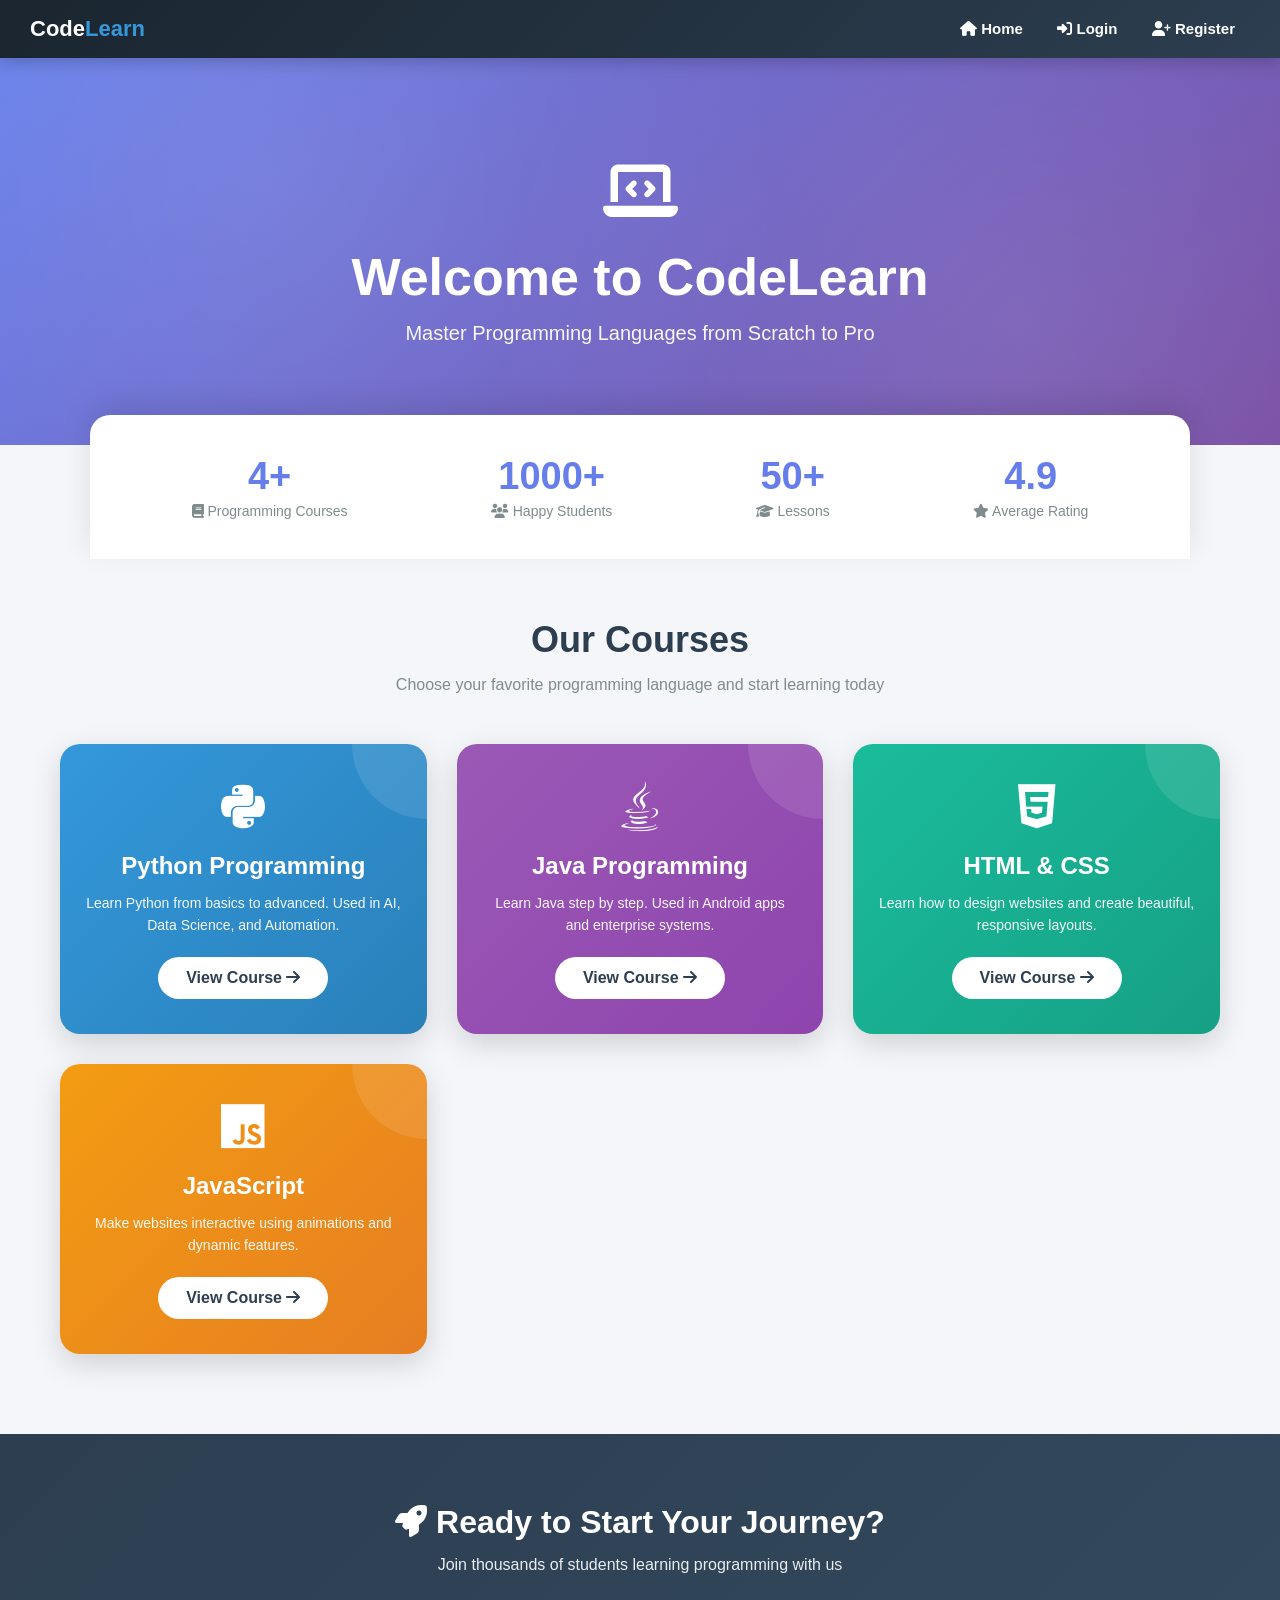
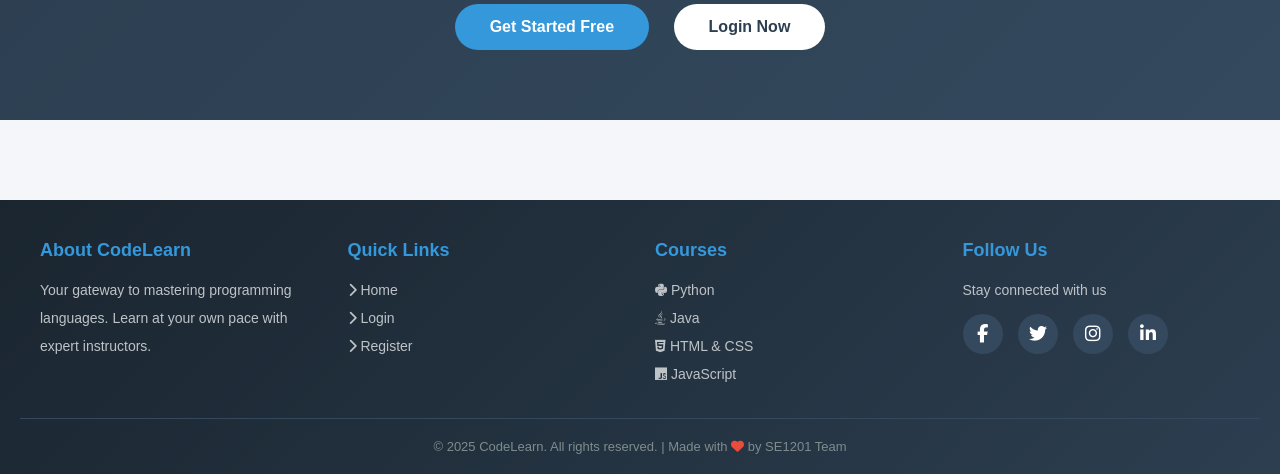
<file: index.html>
<!DOCTYPE html>
<html>
<head>
    <meta charset="UTF-8">
    <title>CodeLearn - Programming Courses</title>

    <!-- Font Awesome للأيقونات -->
    <link rel="stylesheet" href="https://cdnjs.cloudflare.com/ajax/libs/font-awesome/6.4.0/css/all.min.css">

    <!-- ملف الستايل المشترك -->
    <link rel="stylesheet" href="style.css">

    <style>
        /* ===== Hero Section ===== */
        .hero {
            background: linear-gradient(135deg, #667eea 0%, #764ba2 100%);
            color: white;
            text-align: center;
            padding: 100px 20px;
            position: relative;
            overflow: hidden;
        }

        .hero::before {
            content: '';
            position: absolute;
            top: 0; left: 0;
            width: 100%; height: 100%;
            background-image:
                radial-gradient(circle at 20% 30%, rgba(255,255,255,0.1) 0%, transparent 50%),
                radial-gradient(circle at 80% 70%, rgba(255,255,255,0.1) 0%, transparent 50%);
        }

        .hero h1 {
            font-size: 52px;
            margin-bottom: 15px;
            position: relative;
            animation: fadeInUp 1s ease-out;
        }

        .hero p {
            font-size: 20px;
            position: relative;
            animation: fadeInUp 1.2s ease-out;
            opacity: 0.95;
        }

        .hero .icon-floating {
            font-size: 60px;
            margin-bottom: 20px;
            animation: float 3s ease-in-out infinite;
        }

        /* ===== Stats Bar ===== */
        .stats-bar {
            background: white;
            padding: 30px;
            display: flex;
            justify-content: space-around;
            flex-wrap: wrap;
            box-shadow: 0 -10px 30px rgba(0,0,0,0.1);
            position: relative;
            margin-top: -30px;
            border-radius: 20px 20px 0 0;
            max-width: 1100px;
            margin-left: auto;
            margin-right: auto;
        }

        .stat-item {
            text-align: center;
            padding: 10px 20px;
        }

        .stat-item h2 {
            color: #667eea;
            font-size: 38px;
            margin-bottom: 5px;
        }

        .stat-item p {
            color: #7f8c8d;
            font-size: 14px;
        }

        /* ===== Container ===== */
        .container {
            max-width: 1200px;
            margin: 60px auto;
            padding: 0 20px;
        }

        .section-title {
            text-align: center;
            color: #2c3e50;
            font-size: 36px;
            margin-bottom: 15px;
        }

        .section-subtitle {
            text-align: center;
            color: #7f8c8d;
            margin-bottom: 50px;
            font-size: 16px;
        }

        /* ===== Courses Grid ===== */
        .courses {
            display: grid;
            grid-template-columns: repeat(auto-fit, minmax(280px, 1fr));
            gap: 30px;
        }

        .course-box {
            border-radius: 20px;
            color: white;
            padding: 35px 25px;
            text-align: center;
            box-shadow: 0 10px 30px rgba(0,0,0,0.15);
            transition: 0.4s;
            position: relative;
            overflow: hidden;
            animation: fadeInUp 0.8s ease-out;
        }

        .course-box::before {
            content: '';
            position: absolute;
            top: 0; right: 0;
            width: 150px; height: 150px;
            background: rgba(255,255,255,0.1);
            border-radius: 50%;
            transform: translate(50%, -50%);
        }

        .course-box:hover {
            transform: translateY(-10px);
            box-shadow: 0 15px 40px rgba(0,0,0,0.25);
        }

        .course-icon {
            font-size: 50px;
            margin-bottom: 15px;
            position: relative;
        }

        .course-box h2 {
            margin-bottom: 12px;
            font-size: 24px;
            position: relative;
        }

        .course-box p {
            font-size: 14px;
            line-height: 1.6;
            margin-bottom: 20px;
            opacity: 0.95;
            position: relative;
        }

        /* ===== Colors ===== */
        .python {
            background: linear-gradient(135deg, #3498db 0%, #2980b9 100%);
        }

        .java {
            background: linear-gradient(135deg, #9b59b6 0%, #8e44ad 100%);
        }

        .htmlcss {
            background: linear-gradient(135deg, #1abc9c 0%, #16a085 100%);
        }

        .javascript {
            background: linear-gradient(135deg, #f39c12 0%, #e67e22 100%);
        }

        /* ===== View Button ===== */
        .view-btn {
            display: inline-block;
            padding: 12px 28px;
            background: white;
            color: #2c3e50;
            border-radius: 30px;
            text-decoration: none;
            font-weight: bold;
            transition: 0.3s;
            position: relative;
        }

        .view-btn:hover {
            background: #2c3e50;
            color: white;
            transform: scale(1.05);
        }

        /* ===== CTA Section ===== */
        .cta {
            background: linear-gradient(135deg, #2c3e50 0%, #34495e 100%);
            color: white;
            text-align: center;
            padding: 70px 20px;
            margin-top: 80px;
        }

        .cta h2 {
            font-size: 32px;
            margin-bottom: 15px;
        }

        .cta p {
            margin-bottom: 30px;
            opacity: 0.9;
        }

        .cta-buttons a {
            display: inline-block;
            padding: 14px 35px;
            margin: 0 10px;
            border-radius: 30px;
            text-decoration: none;
            font-weight: bold;
            transition: 0.3s;
        }

        .btn-primary {
            background: #3498db;
            color: white;
        }

        .btn-primary:hover {
            background: #2c80b4;
            transform: translateY(-3px);
        }

        .btn-secondary {
            background: white;
            color: #2c3e50;
        }

        .btn-secondary:hover {
            transform: translateY(-3px);
        }
    </style>
</head>

<body>

    <!-- Navbar -->
    <div class="navbar">
        <a href="index.html" class="logo">Code<span>Learn</span></a>
        <div class="nav-links">
            <a href="index.html"><i class="fas fa-home"></i> Home</a>
            <a href="login.html"><i class="fas fa-sign-in-alt"></i> Login</a>
            <a href="register.html"><i class="fas fa-user-plus"></i> Register</a>
        </div>
    </div>

    <!-- Hero Section -->
    <div class="hero">
        <div class="icon-floating"><i class="fas fa-laptop-code"></i></div>
        <h1>Welcome to CodeLearn</h1>
        <p>Master Programming Languages from Scratch to Pro</p>
    </div>

    <!-- Stats Bar -->
    <div class="stats-bar">
        <div class="stat-item">
            <h2>4+</h2>
            <p><i class="fas fa-book"></i> Programming Courses</p>
        </div>
        <div class="stat-item">
            <h2>1000+</h2>
            <p><i class="fas fa-users"></i> Happy Students</p>
        </div>
        <div class="stat-item">
            <h2>50+</h2>
            <p><i class="fas fa-graduation-cap"></i> Lessons</p>
        </div>
        <div class="stat-item">
            <h2>4.9</h2>
            <p><i class="fas fa-star"></i> Average Rating</p>
        </div>
    </div>

    <!-- Courses Section -->
    <div class="container">
        <h2 class="section-title">Our Courses</h2>
        <p class="section-subtitle">Choose your favorite programming language and start learning today</p>

        <div class="courses">

            <!-- Python -->
            <div class="course-box python">
                <div class="course-icon"><i class="fab fa-python"></i></div>
                <h2>Python Programming</h2>
                <p>Learn Python from basics to advanced. Used in AI, Data Science, and Automation.</p>
                <a href="python.html" class="view-btn">View Course <i class="fas fa-arrow-right"></i></a>
            </div>

            <!-- Java -->
            <div class="course-box java">
                <div class="course-icon"><i class="fab fa-java"></i></div>
                <h2>Java Programming</h2>
                <p>Learn Java step by step. Used in Android apps and enterprise systems.</p>
                <a href="java.html" class="view-btn">View Course <i class="fas fa-arrow-right"></i></a>
            </div>

            <!-- HTML & CSS -->
            <div class="course-box htmlcss">
                <div class="course-icon"><i class="fab fa-html5"></i></div>
                <h2>HTML & CSS</h2>
                <p>Learn how to design websites and create beautiful, responsive layouts.</p>
                <a href="htmlcss.html" class="view-btn">View Course <i class="fas fa-arrow-right"></i></a>
            </div>

            <!-- JavaScript -->
            <div class="course-box javascript">
                <div class="course-icon"><i class="fab fa-js"></i></div>
                <h2>JavaScript</h2>
                <p>Make websites interactive using animations and dynamic features.</p>
                <a href="javascript.html" class="view-btn">View Course <i class="fas fa-arrow-right"></i></a>
            </div>

        </div>
    </div>

    <!-- Call to Action -->
    <div class="cta">
        <h2><i class="fas fa-rocket"></i> Ready to Start Your Journey?</h2>
        <p>Join thousands of students learning programming with us</p>
        <div class="cta-buttons">
            <a href="register.html" class="btn-primary">Get Started Free</a>
            <a href="login.html" class="btn-secondary">Login Now</a>
        </div>
    </div>

    <!-- Footer -->
    <div class="footer">
        <div class="footer-content">

            <div class="footer-section">
                <h3>About CodeLearn</h3>
                <p>Your gateway to mastering programming languages. Learn at your own pace with expert instructors.</p>
            </div>

            <div class="footer-section">
                <h3>Quick Links</h3>
                <a href="index.html"><i class="fas fa-chevron-right"></i> Home</a>
                <a href="login.html"><i class="fas fa-chevron-right"></i> Login</a>
                <a href="register.html"><i class="fas fa-chevron-right"></i> Register</a>
            </div>

            <div class="footer-section">
                <h3>Courses</h3>
                <a href="python.html"><i class="fab fa-python"></i> Python</a>
                <a href="java.html"><i class="fab fa-java"></i> Java</a>
                <a href="htmlcss.html"><i class="fab fa-html5"></i> HTML & CSS</a>
                <a href="javascript.html"><i class="fab fa-js"></i> JavaScript</a>
            </div>

            <div class="footer-section">
                <h3>Follow Us</h3>
                <p>Stay connected with us</p>
                <div class="social-icons">
                    <a href="#"><i class="fab fa-facebook-f"></i></a>
                    <a href="#"><i class="fab fa-twitter"></i></a>
                    <a href="#"><i class="fab fa-instagram"></i></a>
                    <a href="#"><i class="fab fa-linkedin-in"></i></a>
                </div>
            </div>

        </div>

        <div class="footer-bottom">
            <p>&copy; 2025 CodeLearn. All rights reserved. | Made with <i class="fas fa-heart" style="color:#e74c3c;"></i> by SE1201 Team</p>
        </div>
    </div>

</body>
</html>
</file>
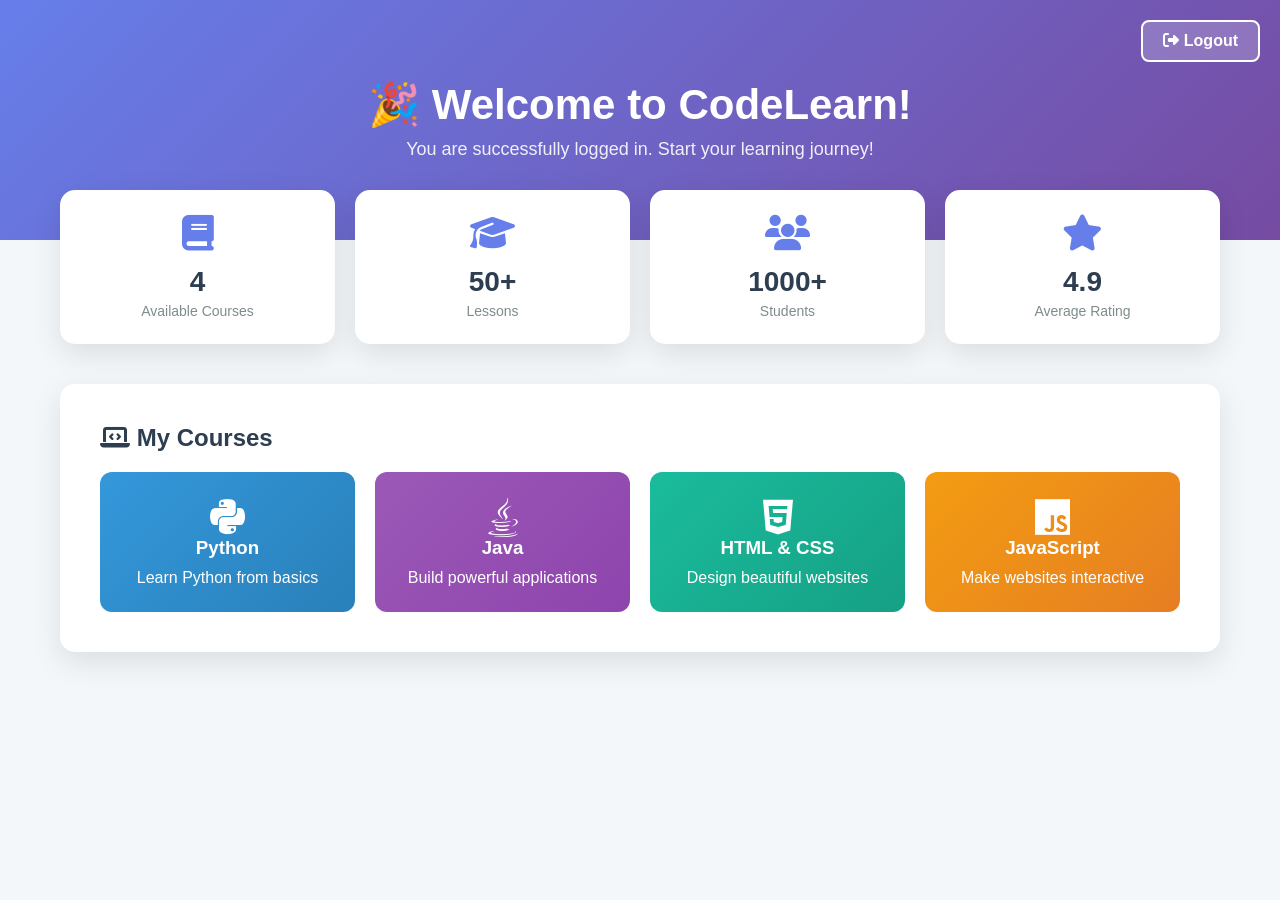
<file: dashboard.html>
<!DOCTYPE html>
<html>
<head>
    <meta charset="UTF-8">
    <title>Dashboard - CodeLearn</title>
    
    <link rel="stylesheet" href="https://cdnjs.cloudflare.com/ajax/libs/font-awesome/6.4.0/css/all.min.css">
    <link rel="stylesheet" href="style.css">

    <style>
        body {
            font-family: Arial, sans-serif;
            margin: 0;
            padding: 0;
            background: #f4f7fa;
        }

        .dashboard-hero {
            background: linear-gradient(135deg, #667eea 0%, #764ba2 100%);
            color: white;
            padding: 80px 20px;
            text-align: center;
        }

        .dashboard-hero h1 {
            font-size: 42px;
            margin-bottom: 10px;
        }

        .dashboard-hero p {
            font-size: 18px;
            opacity: 0.9;
        }

        .dashboard-container {
            max-width: 1200px;
            margin: -50px auto 40px;
            padding: 0 20px;
        }

        .stats-row {
            display: flex;
            gap: 20px;
            margin-bottom: 40px;
            flex-wrap: wrap;
        }

        .stat-card {
            flex: 1;
            min-width: 200px;
            background: white;
            padding: 25px;
            border-radius: 15px;
            box-shadow: 0 10px 30px rgba(0,0,0,0.1);
            text-align: center;
        }

        .stat-card i {
            font-size: 36px;
            color: #667eea;
            margin-bottom: 10px;
        }

        .stat-card h3 {
            font-size: 28px;
            color: #2c3e50;
            margin: 5px 0;
        }

        .stat-card p {
            color: #7f8c8d;
            font-size: 14px;
        }

        .courses-section {
            background: white;
            padding: 40px;
            border-radius: 15px;
            box-shadow: 0 10px 30px rgba(0,0,0,0.1);
        }

        .courses-section h2 {
            color: #2c3e50;
            margin-bottom: 20px;
        }

        .courses-grid {
            display: grid;
            grid-template-columns: repeat(auto-fit, minmax(250px, 1fr));
            gap: 20px;
        }

        .course-card {
            padding: 25px;
            border-radius: 12px;
            color: white;
            text-align: center;
            transition: 0.3s;
            cursor: pointer;
        }

        .course-card:hover {
            transform: translateY(-5px);
            box-shadow: 0 15px 30px rgba(0,0,0,0.2);
        }

        .course-card.python { background: linear-gradient(135deg, #3498db, #2980b9); }
        .course-card.java { background: linear-gradient(135deg, #9b59b6, #8e44ad); }
        .course-card.htmlcss { background: linear-gradient(135deg, #1abc9c, #16a085); }
        .course-card.javascript { background: linear-gradient(135deg, #f39c12, #e67e22); }

        .course-card h3 {
            margin-bottom: 10px;
        }

        .logout-btn {
            position: absolute;
            top: 20px;
            right: 20px;
            background: rgba(255,255,255,0.2);
            color: white;
            border: 2px solid white;
            padding: 10px 20px;
            border-radius: 8px;
            text-decoration: none;
            font-weight: bold;
            transition: 0.3s;
        }

        .logout-btn:hover {
            background: white;
            color: #667eea;
        }
    </style>
</head>

<body>

    <!-- Hero Section -->
    <div class="dashboard-hero">
        <a href="logout.php" class="logout-btn">
            <i class="fas fa-sign-out-alt"></i> Logout
        </a>
        <h1>🎉 Welcome to CodeLearn!</h1>
        <p>You are successfully logged in. Start your learning journey!</p>
    </div>

    <!-- Dashboard Content -->
    <div class="dashboard-container">

        <!-- Stats -->
        <div class="stats-row">
            <div class="stat-card">
                <i class="fas fa-book"></i>
                <h3>4</h3>
                <p>Available Courses</p>
            </div>
            <div class="stat-card">
                <i class="fas fa-graduation-cap"></i>
                <h3>50+</h3>
                <p>Lessons</p>
            </div>
            <div class="stat-card">
                <i class="fas fa-users"></i>
                <h3>1000+</h3>
                <p>Students</p>
            </div>
            <div class="stat-card">
                <i class="fas fa-star"></i>
                <h3>4.9</h3>
                <p>Average Rating</p>
            </div>
        </div>

        <!-- Courses -->
        <div class="courses-section">
            <h2><i class="fas fa-laptop-code"></i> My Courses</h2>
            <div class="courses-grid">
                
                <a href="python.html" class="course-card python" style="text-decoration:none;">
                    <i class="fab fa-python" style="font-size:40px;"></i>
                    <h3>Python</h3>
                    <p>Learn Python from basics</p>
                </a>

                <a href="java.html" class="course-card java" style="text-decoration:none;">
                    <i class="fab fa-java" style="font-size:40px;"></i>
                    <h3>Java</h3>
                    <p>Build powerful applications</p>
                </a>

                <a href="htmlcss.html" class="course-card htmlcss" style="text-decoration:none;">
                    <i class="fab fa-html5" style="font-size:40px;"></i>
                    <h3>HTML & CSS</h3>
                    <p>Design beautiful websites</p>
                </a>

                <a href="javascript.html" class="course-card javascript" style="text-decoration:none;">
                    <i class="fab fa-js" style="font-size:40px;"></i>
                    <h3>JavaScript</h3>
                    <p>Make websites interactive</p>
                </a>

            </div>
        </div>

    </div>

</body>
</html>
</file>
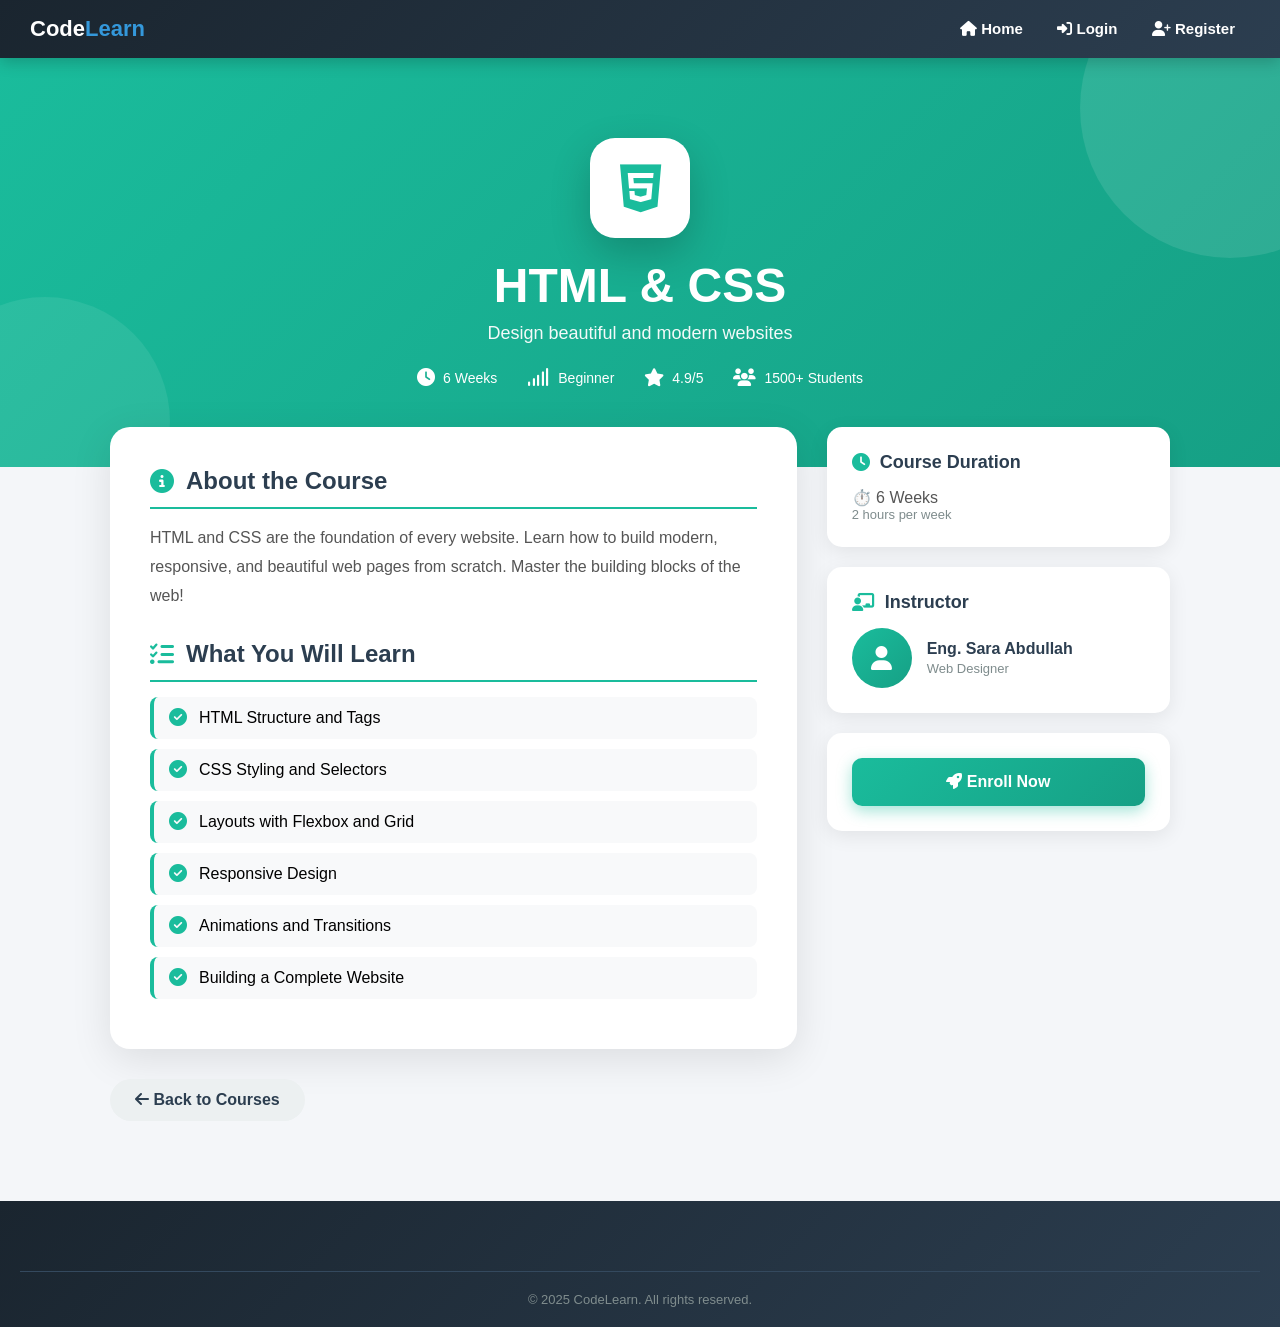
<file: htmlcss.html>
<!DOCTYPE html>
<html>
<head>
    <meta charset="UTF-8">
    <title>HTML & CSS Course - CodeLearn</title>

    <link rel="stylesheet" href="https://cdnjs.cloudflare.com/ajax/libs/font-awesome/6.4.0/css/all.min.css">
    <link rel="stylesheet" href="style.css">

    <style>
        .course-hero {
            background: linear-gradient(135deg, #1abc9c 0%, #16a085 100%);
            color: white; padding: 80px 20px;
            text-align: center; position: relative; overflow: hidden;
        }
        .course-hero::before {
            content: ''; position: absolute;
            width: 300px; height: 300px;
            background: rgba(255,255,255,0.1);
            border-radius: 50%; top: -100px; right: -100px;
        }
        .course-hero::after {
            content: ''; position: absolute;
            width: 250px; height: 250px;
            background: rgba(255,255,255,0.08);
            border-radius: 50%; bottom: -80px; left: -80px;
        }
        .hero-content { position: relative; z-index: 1; animation: fadeInUp 0.8s ease-out; }
        .course-icon-large {
            width: 100px; height: 100px;
            background: white; border-radius: 25px;
            display: inline-flex; align-items: center; justify-content: center;
            font-size: 55px; color: #1abc9c;
            margin-bottom: 20px;
            box-shadow: 0 15px 40px rgba(0,0,0,0.2);
        }
        .course-hero h1 { font-size: 48px; margin-bottom: 10px; }
        .course-hero p { font-size: 18px; opacity: 0.95; margin-bottom: 25px; }
        .course-meta { display: flex; justify-content: center; gap: 30px; flex-wrap: wrap; margin-top: 25px; }
        .meta-item { display: flex; align-items: center; gap: 8px; font-size: 14px; }
        .meta-item i { font-size: 18px; }

        .course-container { max-width: 1100px; margin: -40px auto 40px; padding: 0 20px; position: relative; z-index: 2; }
        .info-grid { display: grid; grid-template-columns: 2fr 1fr; gap: 30px; }
        @media (max-width: 768px) { .info-grid { grid-template-columns: 1fr; } }

        .main-content {
            background: white; padding: 40px;
            border-radius: 20px;
            box-shadow: 0 10px 40px rgba(0,0,0,0.1);
            animation: fadeInUp 0.7s ease-out;
        }
        .main-content h2 {
            color: #2c3e50; font-size: 24px; margin-bottom: 15px;
            display: flex; align-items: center; gap: 12px;
            padding-bottom: 12px; border-bottom: 2px solid #1abc9c;
        }
        .main-content h2 i { color: #1abc9c; }
        .main-content p { color: #555; line-height: 1.8; margin-bottom: 20px; }

        .topics-list { list-style: none; padding: 0; }
        .topics-list li {
            padding: 12px 15px; background: #f8f9fa;
            border-left: 4px solid #1abc9c;
            margin-bottom: 10px; border-radius: 8px;
            display: flex; align-items: center; gap: 12px;
            transition: 0.3s;
        }
        .topics-list li:hover { background: #e6f9f5; transform: translateX(5px); }
        .topics-list li i { color: #1abc9c; font-size: 18px; }

        .sidebar { display: flex; flex-direction: column; gap: 20px; }
        .sidebar-card {
            background: white; padding: 25px;
            border-radius: 15px;
            box-shadow: 0 5px 20px rgba(0,0,0,0.08);
            animation: fadeInUp 0.9s ease-out;
        }
        .sidebar-card h3 {
            color: #2c3e50; font-size: 18px;
            margin-bottom: 15px; display: flex;
            align-items: center; gap: 10px;
        }
        .sidebar-card h3 i { color: #1abc9c; }

        .instructor-info { display: flex; align-items: center; gap: 15px; }
        .instructor-avatar {
            width: 60px; height: 60px;
            background: linear-gradient(135deg, #1abc9c, #16a085);
            border-radius: 50%;
            display: flex; align-items: center; justify-content: center;
            color: white; font-size: 24px;
        }
        .instructor-info h4 { color: #2c3e50; margin-bottom: 3px; }
        .instructor-info p { color: #7f8c8d; font-size: 13px; }

        .enroll-btn-large {
            display: block; width: 100%; padding: 15px;
            background: linear-gradient(135deg, #1abc9c, #16a085);
            color: white; text-align: center;
            text-decoration: none; border-radius: 10px;
            font-weight: bold; font-size: 16px;
            transition: 0.3s;
            box-shadow: 0 5px 15px rgba(26, 188, 156, 0.4);
        }
        .enroll-btn-large:hover {
            transform: translateY(-3px);
            box-shadow: 0 10px 25px rgba(26, 188, 156, 0.5);
        }
        .back-btn {
            display: inline-block; margin-top: 30px;
            padding: 12px 25px; background: #ecf0f1;
            color: #2c3e50; text-decoration: none;
            border-radius: 25px; font-weight: bold;
            transition: 0.3s;
        }
        .back-btn:hover { background: #1abc9c; color: white; }
    </style>
</head>
<body>

    <div class="navbar">
        <a href="index.html" class="logo">Code<span>Learn</span></a>
        <div class="nav-links">
            <a href="index.html"><i class="fas fa-home"></i> Home</a>
            <a href="login.html"><i class="fas fa-sign-in-alt"></i> Login</a>
            <a href="register.html"><i class="fas fa-user-plus"></i> Register</a>
        </div>
    </div>

    <div class="course-hero">
        <div class="hero-content">
            <div class="course-icon-large"><i class="fab fa-html5"></i></div>
            <h1>HTML & CSS</h1>
            <p>Design beautiful and modern websites</p>
            <div class="course-meta">
                <div class="meta-item"><i class="fas fa-clock"></i> 6 Weeks</div>
                <div class="meta-item"><i class="fas fa-signal"></i> Beginner</div>
                <div class="meta-item"><i class="fas fa-star"></i> 4.9/5</div>
                <div class="meta-item"><i class="fas fa-users"></i> 1500+ Students</div>
            </div>
        </div>
    </div>

    <div class="course-container">
        <div class="info-grid">

            <div class="main-content">
                <h2><i class="fas fa-info-circle"></i> About the Course</h2>
                <p>
                    HTML and CSS are the foundation of every website. Learn how to
                    build modern, responsive, and beautiful web pages from scratch.
                    Master the building blocks of the web!
                </p>

                <h2 style="margin-top: 30px;"><i class="fas fa-list-check"></i> What You Will Learn</h2>
                <ul class="topics-list">
                    <li><i class="fas fa-check-circle"></i> HTML Structure and Tags</li>
                    <li><i class="fas fa-check-circle"></i> CSS Styling and Selectors</li>
                    <li><i class="fas fa-check-circle"></i> Layouts with Flexbox and Grid</li>
                    <li><i class="fas fa-check-circle"></i> Responsive Design</li>
                    <li><i class="fas fa-check-circle"></i> Animations and Transitions</li>
                    <li><i class="fas fa-check-circle"></i> Building a Complete Website</li>
                </ul>
            </div>

            <div class="sidebar">
                <div class="sidebar-card">
                    <h3><i class="fas fa-clock"></i> Course Duration</h3>
                    <p style="color:#555;">⏱️ 6 Weeks</p>
                    <p style="color:#7f8c8d; font-size:13px;">2 hours per week</p>
                </div>

                <div class="sidebar-card">
                    <h3><i class="fas fa-chalkboard-teacher"></i> Instructor</h3>
                    <div class="instructor-info">
                        <div class="instructor-avatar"><i class="fas fa-user"></i></div>
                        <div>
                            <h4>Eng. Sara Abdullah</h4>
                            <p>Web Designer</p>
                        </div>
                    </div>
                </div>

                <div class="sidebar-card">
                    <a href="register.html" class="enroll-btn-large">
                        <i class="fas fa-rocket"></i> Enroll Now
                    </a>
                </div>
            </div>

        </div>

        <a href="index.html" class="back-btn">
            <i class="fas fa-arrow-left"></i> Back to Courses
        </a>
    </div>

    <div class="footer">
        <div class="footer-bottom">
            <p>&copy; 2025 CodeLearn. All rights reserved.</p>
        </div>
    </div>

</body>
</html>
</file>
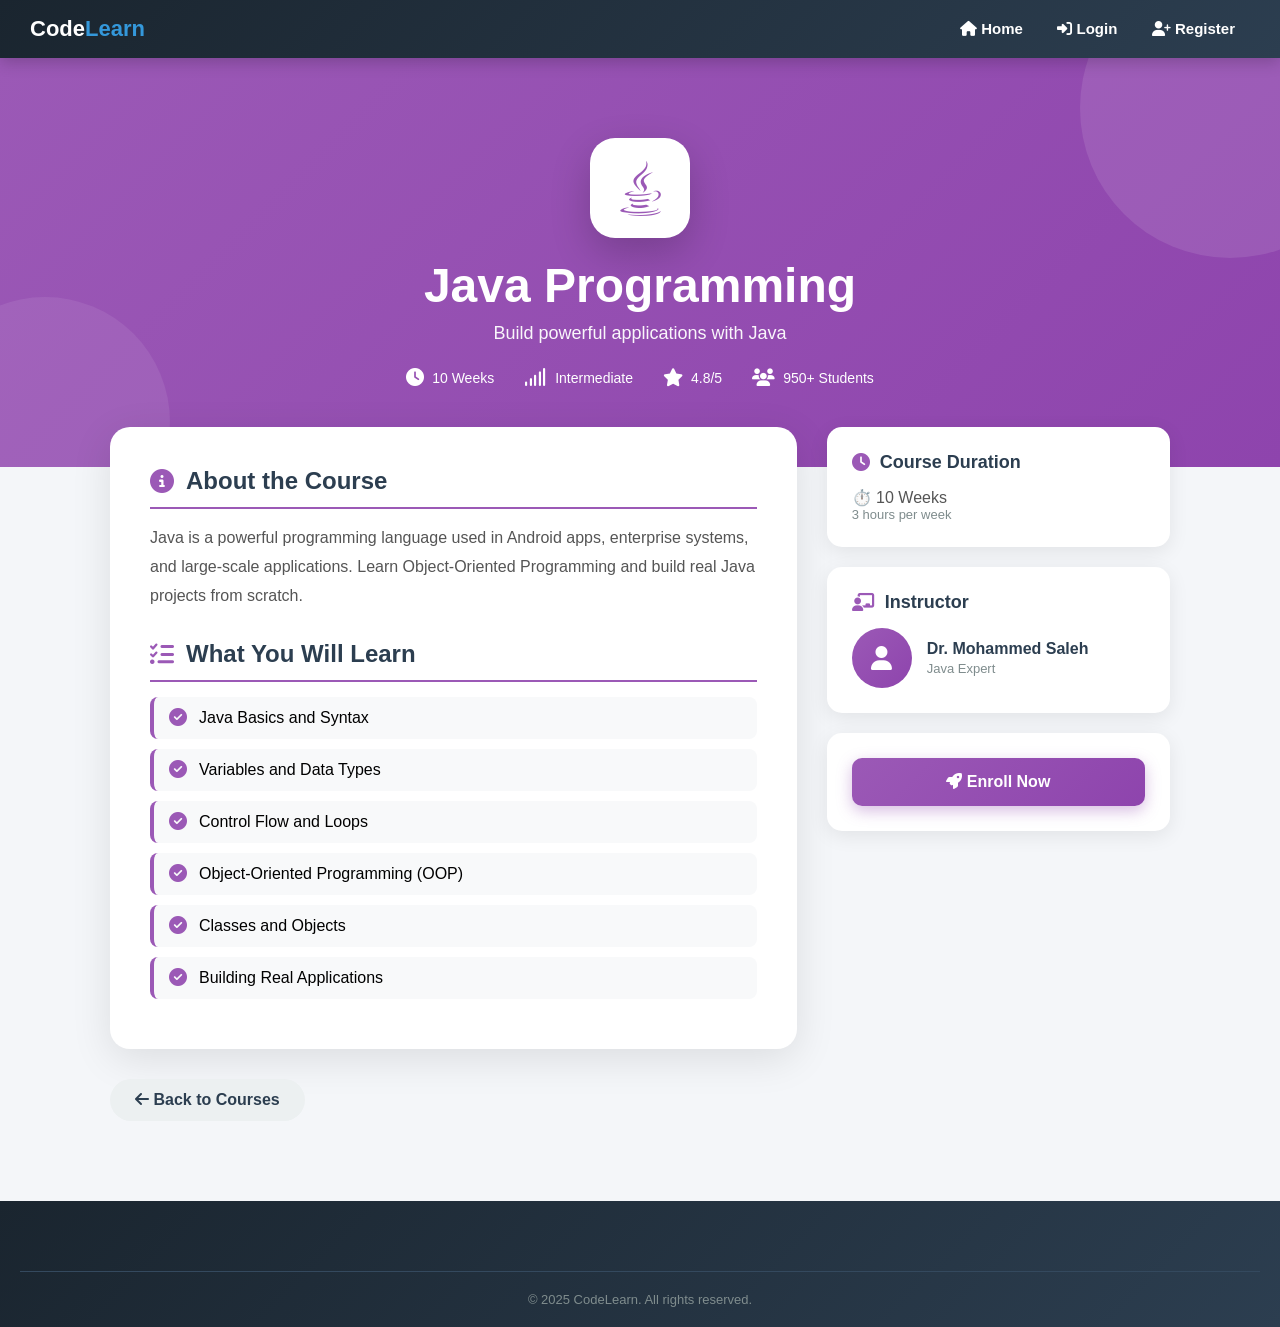
<file: java.html>
<!DOCTYPE html>
<html>
<head>
    <meta charset="UTF-8">
    <title>Java Course - CodeLearn</title>

    <link rel="stylesheet" href="https://cdnjs.cloudflare.com/ajax/libs/font-awesome/6.4.0/css/all.min.css">
    <link rel="stylesheet" href="style.css">

    <style>
        .course-hero {
            background: linear-gradient(135deg, #9b59b6 0%, #8e44ad 100%);
            color: white;
            padding: 80px 20px;
            text-align: center;
            position: relative;
            overflow: hidden;
        }
        .course-hero::before {
            content: ''; position: absolute;
            width: 300px; height: 300px;
            background: rgba(255,255,255,0.1);
            border-radius: 50%;
            top: -100px; right: -100px;
        }
        .course-hero::after {
            content: ''; position: absolute;
            width: 250px; height: 250px;
            background: rgba(255,255,255,0.08);
            border-radius: 50%;
            bottom: -80px; left: -80px;
        }
        .hero-content { position: relative; z-index: 1; animation: fadeInUp 0.8s ease-out; }
        .course-icon-large {
            width: 100px; height: 100px;
            background: white; border-radius: 25px;
            display: inline-flex; align-items: center; justify-content: center;
            font-size: 55px; color: #9b59b6;
            margin-bottom: 20px;
            box-shadow: 0 15px 40px rgba(0,0,0,0.2);
        }
        .course-hero h1 { font-size: 48px; margin-bottom: 10px; }
        .course-hero p { font-size: 18px; opacity: 0.95; margin-bottom: 25px; }
        .course-meta {
            display: flex; justify-content: center; gap: 30px;
            flex-wrap: wrap; margin-top: 25px;
        }
        .meta-item { display: flex; align-items: center; gap: 8px; font-size: 14px; }
        .meta-item i { font-size: 18px; }

        .course-container {
            max-width: 1100px; margin: -40px auto 40px;
            padding: 0 20px; position: relative; z-index: 2;
        }
        .info-grid { display: grid; grid-template-columns: 2fr 1fr; gap: 30px; }
        @media (max-width: 768px) { .info-grid { grid-template-columns: 1fr; } }

        .main-content {
            background: white; padding: 40px;
            border-radius: 20px;
            box-shadow: 0 10px 40px rgba(0,0,0,0.1);
            animation: fadeInUp 0.7s ease-out;
        }
        .main-content h2 {
            color: #2c3e50; font-size: 24px;
            margin-bottom: 15px; display: flex;
            align-items: center; gap: 12px;
            padding-bottom: 12px;
            border-bottom: 2px solid #9b59b6;
        }
        .main-content h2 i { color: #9b59b6; }
        .main-content p { color: #555; line-height: 1.8; margin-bottom: 20px; }

        .topics-list { list-style: none; padding: 0; }
        .topics-list li {
            padding: 12px 15px; background: #f8f9fa;
            border-left: 4px solid #9b59b6;
            margin-bottom: 10px; border-radius: 8px;
            display: flex; align-items: center; gap: 12px;
            transition: 0.3s;
        }
        .topics-list li:hover { background: #f4ebf7; transform: translateX(5px); }
        .topics-list li i { color: #9b59b6; font-size: 18px; }

        .sidebar { display: flex; flex-direction: column; gap: 20px; }
        .sidebar-card {
            background: white; padding: 25px;
            border-radius: 15px;
            box-shadow: 0 5px 20px rgba(0,0,0,0.08);
            animation: fadeInUp 0.9s ease-out;
        }
        .sidebar-card h3 {
            color: #2c3e50; font-size: 18px;
            margin-bottom: 15px; display: flex;
            align-items: center; gap: 10px;
        }
        .sidebar-card h3 i { color: #9b59b6; }

        .instructor-info { display: flex; align-items: center; gap: 15px; }
        .instructor-avatar {
            width: 60px; height: 60px;
            background: linear-gradient(135deg, #9b59b6, #8e44ad);
            border-radius: 50%;
            display: flex; align-items: center; justify-content: center;
            color: white; font-size: 24px;
        }
        .instructor-info h4 { color: #2c3e50; margin-bottom: 3px; }
        .instructor-info p { color: #7f8c8d; font-size: 13px; }

        .enroll-btn-large {
            display: block; width: 100%; padding: 15px;
            background: linear-gradient(135deg, #9b59b6, #8e44ad);
            color: white; text-align: center;
            text-decoration: none; border-radius: 10px;
            font-weight: bold; font-size: 16px;
            transition: 0.3s;
            box-shadow: 0 5px 15px rgba(155, 89, 182, 0.4);
        }
        .enroll-btn-large:hover {
            transform: translateY(-3px);
            box-shadow: 0 10px 25px rgba(155, 89, 182, 0.5);
        }
        .back-btn {
            display: inline-block; margin-top: 30px;
            padding: 12px 25px; background: #ecf0f1;
            color: #2c3e50; text-decoration: none;
            border-radius: 25px; font-weight: bold;
            transition: 0.3s;
        }
        .back-btn:hover { background: #9b59b6; color: white; }
    </style>
</head>
<body>

    <div class="navbar">
        <a href="index.html" class="logo">Code<span>Learn</span></a>
        <div class="nav-links">
            <a href="index.html"><i class="fas fa-home"></i> Home</a>
            <a href="login.html"><i class="fas fa-sign-in-alt"></i> Login</a>
            <a href="register.html"><i class="fas fa-user-plus"></i> Register</a>
        </div>
    </div>

    <div class="course-hero">
        <div class="hero-content">
            <div class="course-icon-large"><i class="fab fa-java"></i></div>
            <h1>Java Programming</h1>
            <p>Build powerful applications with Java</p>
            <div class="course-meta">
                <div class="meta-item"><i class="fas fa-clock"></i> 10 Weeks</div>
                <div class="meta-item"><i class="fas fa-signal"></i> Intermediate</div>
                <div class="meta-item"><i class="fas fa-star"></i> 4.8/5</div>
                <div class="meta-item"><i class="fas fa-users"></i> 950+ Students</div>
            </div>
        </div>
    </div>

    <div class="course-container">
        <div class="info-grid">

            <div class="main-content">
                <h2><i class="fas fa-info-circle"></i> About the Course</h2>
                <p>
                    Java is a powerful programming language used in Android apps,
                    enterprise systems, and large-scale applications. Learn Object-Oriented
                    Programming and build real Java projects from scratch.
                </p>

                <h2 style="margin-top: 30px;"><i class="fas fa-list-check"></i> What You Will Learn</h2>
                <ul class="topics-list">
                    <li><i class="fas fa-check-circle"></i> Java Basics and Syntax</li>
                    <li><i class="fas fa-check-circle"></i> Variables and Data Types</li>
                    <li><i class="fas fa-check-circle"></i> Control Flow and Loops</li>
                    <li><i class="fas fa-check-circle"></i> Object-Oriented Programming (OOP)</li>
                    <li><i class="fas fa-check-circle"></i> Classes and Objects</li>
                    <li><i class="fas fa-check-circle"></i> Building Real Applications</li>
                </ul>
            </div>

            <div class="sidebar">
                <div class="sidebar-card">
                    <h3><i class="fas fa-clock"></i> Course Duration</h3>
                    <p style="color:#555;">⏱️ 10 Weeks</p>
                    <p style="color:#7f8c8d; font-size:13px;">3 hours per week</p>
                </div>

                <div class="sidebar-card">
                    <h3><i class="fas fa-chalkboard-teacher"></i> Instructor</h3>
                    <div class="instructor-info">
                        <div class="instructor-avatar"><i class="fas fa-user"></i></div>
                        <div>
                            <h4>Dr. Mohammed Saleh</h4>
                            <p>Java Expert</p>
                        </div>
                    </div>
                </div>

                <div class="sidebar-card">
                    <a href="register.html" class="enroll-btn-large">
                        <i class="fas fa-rocket"></i> Enroll Now
                    </a>
                </div>
            </div>

        </div>

        <a href="index.html" class="back-btn">
            <i class="fas fa-arrow-left"></i> Back to Courses
        </a>
    </div>

    <div class="footer">
        <div class="footer-bottom">
            <p>&copy; 2025 CodeLearn. All rights reserved.</p>
        </div>
    </div>

</body>
</html>
</file>
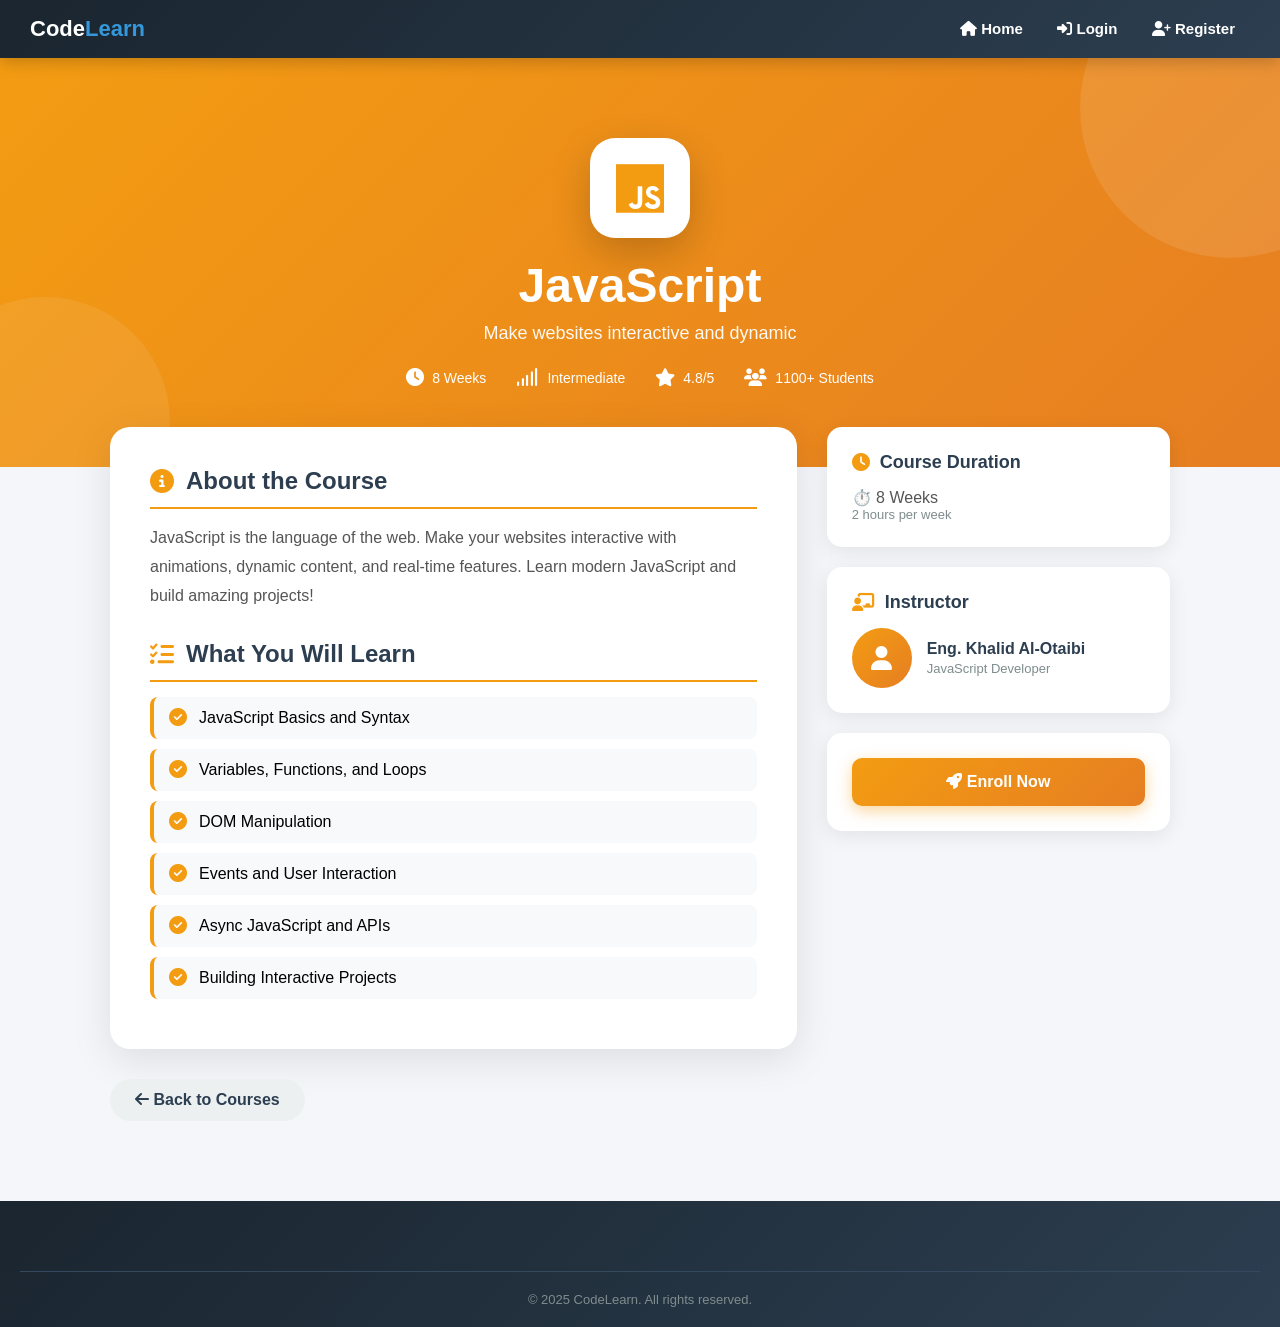
<file: javascript.html>
<!DOCTYPE html>
<html>
<head>
    <meta charset="UTF-8">
    <title>JavaScript Course - CodeLearn</title>

    <link rel="stylesheet" href="https://cdnjs.cloudflare.com/ajax/libs/font-awesome/6.4.0/css/all.min.css">
    <link rel="stylesheet" href="style.css">

    <style>
        .course-hero {
            background: linear-gradient(135deg, #f39c12 0%, #e67e22 100%);
            color: white; padding: 80px 20px;
            text-align: center; position: relative; overflow: hidden;
        }
        .course-hero::before {
            content: ''; position: absolute;
            width: 300px; height: 300px;
            background: rgba(255,255,255,0.1);
            border-radius: 50%; top: -100px; right: -100px;
        }
        .course-hero::after {
            content: ''; position: absolute;
            width: 250px; height: 250px;
            background: rgba(255,255,255,0.08);
            border-radius: 50%; bottom: -80px; left: -80px;
        }
        .hero-content { position: relative; z-index: 1; animation: fadeInUp 0.8s ease-out; }
        .course-icon-large {
            width: 100px; height: 100px;
            background: white; border-radius: 25px;
            display: inline-flex; align-items: center; justify-content: center;
            font-size: 55px; color: #f39c12;
            margin-bottom: 20px;
            box-shadow: 0 15px 40px rgba(0,0,0,0.2);
        }
        .course-hero h1 { font-size: 48px; margin-bottom: 10px; }
        .course-hero p { font-size: 18px; opacity: 0.95; margin-bottom: 25px; }
        .course-meta { display: flex; justify-content: center; gap: 30px; flex-wrap: wrap; margin-top: 25px; }
        .meta-item { display: flex; align-items: center; gap: 8px; font-size: 14px; }
        .meta-item i { font-size: 18px; }

        .course-container { max-width: 1100px; margin: -40px auto 40px; padding: 0 20px; position: relative; z-index: 2; }
        .info-grid { display: grid; grid-template-columns: 2fr 1fr; gap: 30px; }
        @media (max-width: 768px) { .info-grid { grid-template-columns: 1fr; } }

        .main-content {
            background: white; padding: 40px;
            border-radius: 20px;
            box-shadow: 0 10px 40px rgba(0,0,0,0.1);
            animation: fadeInUp 0.7s ease-out;
        }
        .main-content h2 {
            color: #2c3e50; font-size: 24px; margin-bottom: 15px;
            display: flex; align-items: center; gap: 12px;
            padding-bottom: 12px; border-bottom: 2px solid #f39c12;
        }
        .main-content h2 i { color: #f39c12; }
        .main-content p { color: #555; line-height: 1.8; margin-bottom: 20px; }

        .topics-list { list-style: none; padding: 0; }
        .topics-list li {
            padding: 12px 15px; background: #f8f9fa;
            border-left: 4px solid #f39c12;
            margin-bottom: 10px; border-radius: 8px;
            display: flex; align-items: center; gap: 12px;
            transition: 0.3s;
        }
        .topics-list li:hover { background: #fef5e7; transform: translateX(5px); }
        .topics-list li i { color: #f39c12; font-size: 18px; }

        .sidebar { display: flex; flex-direction: column; gap: 20px; }
        .sidebar-card {
            background: white; padding: 25px;
            border-radius: 15px;
            box-shadow: 0 5px 20px rgba(0,0,0,0.08);
            animation: fadeInUp 0.9s ease-out;
        }
        .sidebar-card h3 {
            color: #2c3e50; font-size: 18px;
            margin-bottom: 15px; display: flex;
            align-items: center; gap: 10px;
        }
        .sidebar-card h3 i { color: #f39c12; }

        .instructor-info { display: flex; align-items: center; gap: 15px; }
        .instructor-avatar {
            width: 60px; height: 60px;
            background: linear-gradient(135deg, #f39c12, #e67e22);
            border-radius: 50%;
            display: flex; align-items: center; justify-content: center;
            color: white; font-size: 24px;
        }
        .instructor-info h4 { color: #2c3e50; margin-bottom: 3px; }
        .instructor-info p { color: #7f8c8d; font-size: 13px; }

        .enroll-btn-large {
            display: block; width: 100%; padding: 15px;
            background: linear-gradient(135deg, #f39c12, #e67e22);
            color: white; text-align: center;
            text-decoration: none; border-radius: 10px;
            font-weight: bold; font-size: 16px;
            transition: 0.3s;
            box-shadow: 0 5px 15px rgba(243, 156, 18, 0.4);
        }
        .enroll-btn-large:hover {
            transform: translateY(-3px);
            box-shadow: 0 10px 25px rgba(243, 156, 18, 0.5);
        }
        .back-btn {
            display: inline-block; margin-top: 30px;
            padding: 12px 25px; background: #ecf0f1;
            color: #2c3e50; text-decoration: none;
            border-radius: 25px; font-weight: bold;
            transition: 0.3s;
        }
        .back-btn:hover { background: #f39c12; color: white; }
    </style>
</head>
<body>

    <div class="navbar">
        <a href="index.html" class="logo">Code<span>Learn</span></a>
        <div class="nav-links">
            <a href="index.html"><i class="fas fa-home"></i> Home</a>
            <a href="login.html"><i class="fas fa-sign-in-alt"></i> Login</a>
            <a href="register.html"><i class="fas fa-user-plus"></i> Register</a>
        </div>
    </div>

    <div class="course-hero">
        <div class="hero-content">
            <div class="course-icon-large"><i class="fab fa-js"></i></div>
            <h1>JavaScript</h1>
            <p>Make websites interactive and dynamic</p>
            <div class="course-meta">
                <div class="meta-item"><i class="fas fa-clock"></i> 8 Weeks</div>
                <div class="meta-item"><i class="fas fa-signal"></i> Intermediate</div>
                <div class="meta-item"><i class="fas fa-star"></i> 4.8/5</div>
                <div class="meta-item"><i class="fas fa-users"></i> 1100+ Students</div>
            </div>
        </div>
    </div>

    <div class="course-container">
        <div class="info-grid">

            <div class="main-content">
                <h2><i class="fas fa-info-circle"></i> About the Course</h2>
                <p>
                    JavaScript is the language of the web. Make your websites
                    interactive with animations, dynamic content, and real-time features.
                    Learn modern JavaScript and build amazing projects!
                </p>

                <h2 style="margin-top: 30px;"><i class="fas fa-list-check"></i> What You Will Learn</h2>
                <ul class="topics-list">
                    <li><i class="fas fa-check-circle"></i> JavaScript Basics and Syntax</li>
                    <li><i class="fas fa-check-circle"></i> Variables, Functions, and Loops</li>
                    <li><i class="fas fa-check-circle"></i> DOM Manipulation</li>
                    <li><i class="fas fa-check-circle"></i> Events and User Interaction</li>
                    <li><i class="fas fa-check-circle"></i> Async JavaScript and APIs</li>
                    <li><i class="fas fa-check-circle"></i> Building Interactive Projects</li>
                </ul>
            </div>

            <div class="sidebar">
                <div class="sidebar-card">
                    <h3><i class="fas fa-clock"></i> Course Duration</h3>
                    <p style="color:#555;">⏱️ 8 Weeks</p>
                    <p style="color:#7f8c8d; font-size:13px;">2 hours per week</p>
                </div>

                <div class="sidebar-card">
                    <h3><i class="fas fa-chalkboard-teacher"></i> Instructor</h3>
                    <div class="instructor-info">
                        <div class="instructor-avatar"><i class="fas fa-user"></i></div>
                        <div>
                            <h4>Eng. Khalid Al-Otaibi</h4>
                            <p>JavaScript Developer</p>
                        </div>
                    </div>
                </div>

                <div class="sidebar-card">
                    <a href="register.html" class="enroll-btn-large">
                        <i class="fas fa-rocket"></i> Enroll Now
                    </a>
                </div>
            </div>

        </div>

        <a href="index.html" class="back-btn">
            <i class="fas fa-arrow-left"></i> Back to Courses
        </a>
    </div>

    <div class="footer">
        <div class="footer-bottom">
            <p>&copy; 2025 CodeLearn. All rights reserved.</p>
        </div>
    </div>

</body>
</html>
</file>
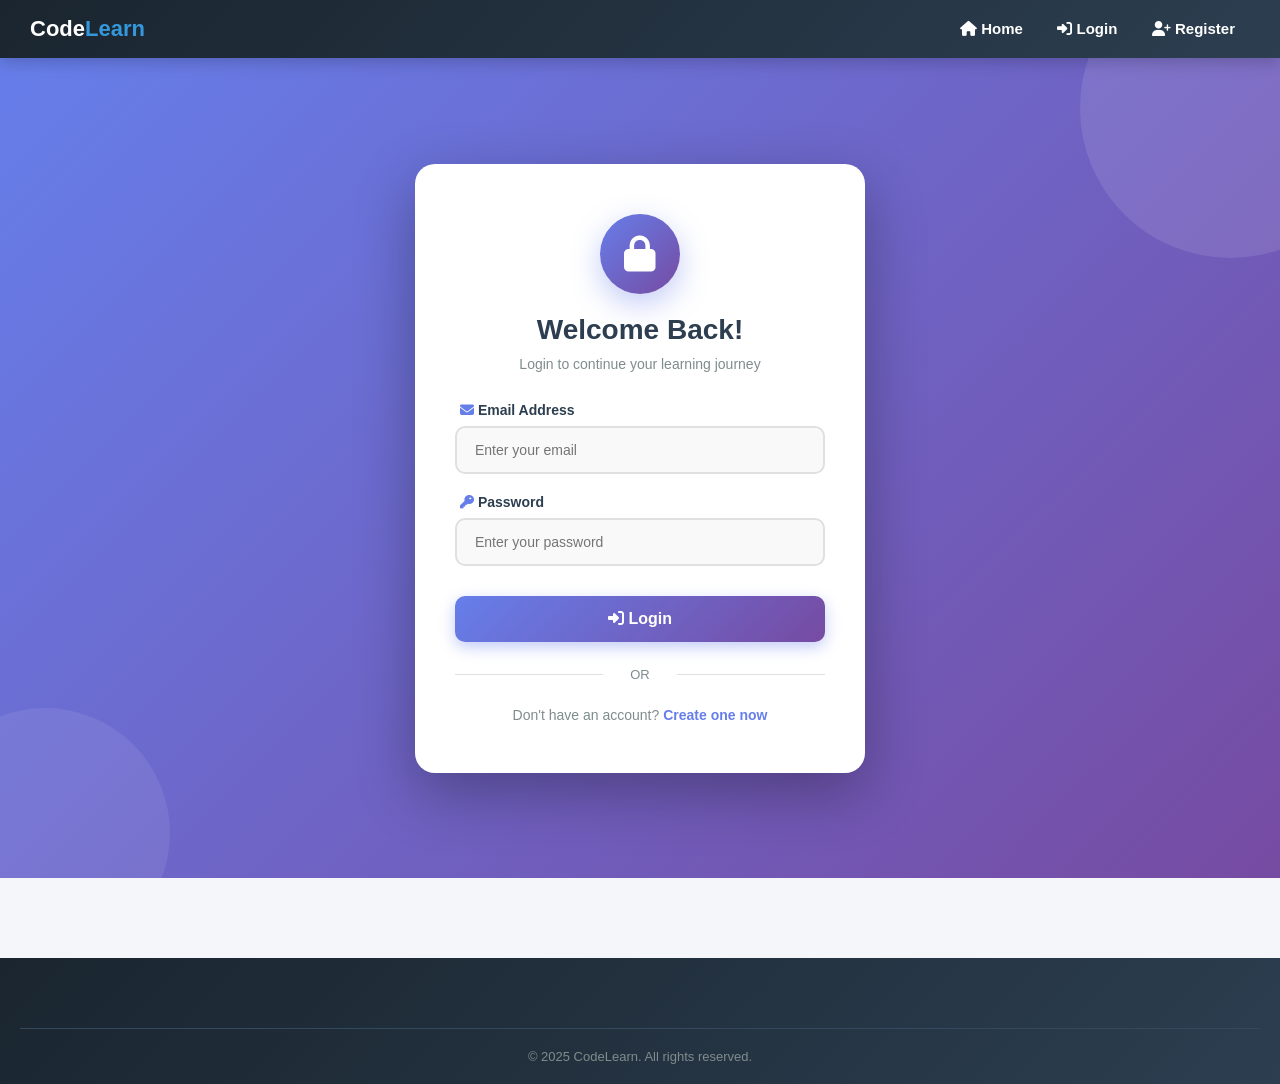
<file: login.html>
<!DOCTYPE html>
<html>
<head>
    <meta charset="UTF-8">
    <title>Login - CodeLearn</title>

    <!-- Font Awesome -->
    <link rel="stylesheet" href="https://cdnjs.cloudflare.com/ajax/libs/font-awesome/6.4.0/css/all.min.css">

    <!-- ملف الستايل المشترك -->
    <link rel="stylesheet" href="style.css">

    <style>
        /* Background Section */
        .auth-page {
            min-height: calc(100vh - 80px);
            background: linear-gradient(135deg, #667eea 0%, #764ba2 100%);
            display: flex;
            align-items: center;
            justify-content: center;
            padding: 40px 20px;
            position: relative;
            overflow: hidden;
        }

        .auth-page::before {
            content: '';
            position: absolute;
            width: 300px;
            height: 300px;
            background: rgba(255,255,255,0.1);
            border-radius: 50%;
            top: -100px;
            right: -100px;
        }

        .auth-page::after {
            content: '';
            position: absolute;
            width: 250px;
            height: 250px;
            background: rgba(255,255,255,0.08);
            border-radius: 50%;
            bottom: -80px;
            left: -80px;
        }

        /* Login Container */
        .auth-container {
            background: white;
            padding: 50px 40px;
            border-radius: 20px;
            box-shadow: 0 20px 60px rgba(0,0,0,0.3);
            width: 100%;
            max-width: 450px;
            position: relative;
            animation: fadeInUp 0.8s ease-out;
        }

        .auth-icon {
            width: 80px;
            height: 80px;
            background: linear-gradient(135deg, #667eea 0%, #764ba2 100%);
            border-radius: 50%;
            display: flex;
            align-items: center;
            justify-content: center;
            margin: 0 auto 20px;
            color: white;
            font-size: 36px;
            box-shadow: 0 10px 30px rgba(102, 126, 234, 0.4);
        }

        .auth-container h1 {
            text-align: center;
            color: #2c3e50;
            margin-bottom: 10px;
            font-size: 28px;
        }

        .auth-subtitle {
            text-align: center;
            color: #7f8c8d;
            margin-bottom: 30px;
            font-size: 14px;
        }

        /* Input Group */
        .input-group {
            margin-bottom: 20px;
            position: relative;
        }

        .input-group label {
            display: block;
            color: #2c3e50;
            font-weight: 600;
            margin-bottom: 8px;
            font-size: 14px;
        }

        .input-group label i {
            color: #667eea;
            margin-left: 5px;
        }

        .input-group input {
            width: 100%;
            padding: 14px 18px;
            border: 2px solid #e0e0e0;
            border-radius: 10px;
            font-size: 14px;
            transition: 0.3s;
            background: #f9f9f9;
        }

        .input-group input:focus {
            border-color: #667eea;
            background: white;
            outline: none;
            box-shadow: 0 0 0 4px rgba(102, 126, 234, 0.1);
        }

        /* Login Button */
        .auth-btn {
            width: 100%;
            padding: 14px;
            background: linear-gradient(135deg, #667eea 0%, #764ba2 100%);
            color: white;
            border: none;
            border-radius: 10px;
            font-size: 16px;
            font-weight: bold;
            margin-top: 10px;
            cursor: pointer;
            transition: 0.3s;
            box-shadow: 0 5px 15px rgba(102, 126, 234, 0.4);
        }

        .auth-btn:hover {
            transform: translateY(-2px);
            box-shadow: 0 8px 25px rgba(102, 126, 234, 0.5);
        }

        /* Divider */
        .divider {
            text-align: center;
            margin: 25px 0;
            position: relative;
            color: #7f8c8d;
            font-size: 13px;
        }

        .divider::before,
        .divider::after {
            content: '';
            position: absolute;
            top: 50%;
            width: 40%;
            height: 1px;
            background: #e0e0e0;
        }

        .divider::before { left: 0; }
        .divider::after { right: 0; }

        /* Register Link */
        .auth-link {
            text-align: center;
            color: #7f8c8d;
            font-size: 14px;
        }

        .auth-link a {
            color: #667eea;
            text-decoration: none;
            font-weight: bold;
        }

        .auth-link a:hover {
            text-decoration: underline;
        }
    </style>

    <script>
        // التحقق من البيانات قبل الإرسال للسيرفر
        function validateLogin() {
            const email = document.getElementById("email").value;
            const password = document.getElementById("password").value;

            if (email === "" || password === "") {
                alert("⚠️ Please fill in all fields!");
                return false;
            }

            if (!email.includes("@")) {
                alert("⚠️ Please enter a valid email!");
                return false;
            }

            // لو كل شي صح، الفورم يرسل البيانات لـ login.php
            return true;
        }
    </script>
</head>

<body>

    <!-- Navbar -->
    <div class="navbar">
        <a href="index.html" class="logo">Code<span>Learn</span></a>
        <div class="nav-links">
            <a href="index.html"><i class="fas fa-home"></i> Home</a>
            <a href="login.html"><i class="fas fa-sign-in-alt"></i> Login</a>
            <a href="register.html"><i class="fas fa-user-plus"></i> Register</a>
        </div>
    </div>

    <!-- Auth Page -->
    <div class="auth-page">

        <div class="auth-container">

            <div class="auth-icon">
                <i class="fas fa-lock"></i>
            </div>

            <h1>Welcome Back!</h1>
            <p class="auth-subtitle">Login to continue your learning journey</p>

            <!-- ✨ التعديل هنا: action="login.php" + method="POST" + onsubmit للتحقق -->
            <form action="login.php" method="POST" onsubmit="return validateLogin()">

                <div class="input-group">
                    <label><i class="fas fa-envelope"></i> Email Address</label>
                    <!-- ✨ أضفت name="email" عشان PHP يستقبل البيانات -->
                    <input type="email" id="email" name="email" placeholder="Enter your email">
                </div>

                <div class="input-group">
                    <label><i class="fas fa-key"></i> Password</label>
                    <!-- ✨ أضفت name="password" -->
                    <input type="password" id="password" name="password" placeholder="Enter your password">
                </div>

                <button type="submit" class="auth-btn">
                    <i class="fas fa-sign-in-alt"></i> Login
                </button>

            </form>

            <div class="divider">OR</div>

            <p class="auth-link">
                Don't have an account? <a href="register.html">Create one now</a>
            </p>

        </div>

    </div>

    <!-- Footer -->
    <div class="footer">
        <div class="footer-bottom">
            <p>&copy; 2025 CodeLearn. All rights reserved.</p>
        </div>
    </div>

</body>
</html>
</file>
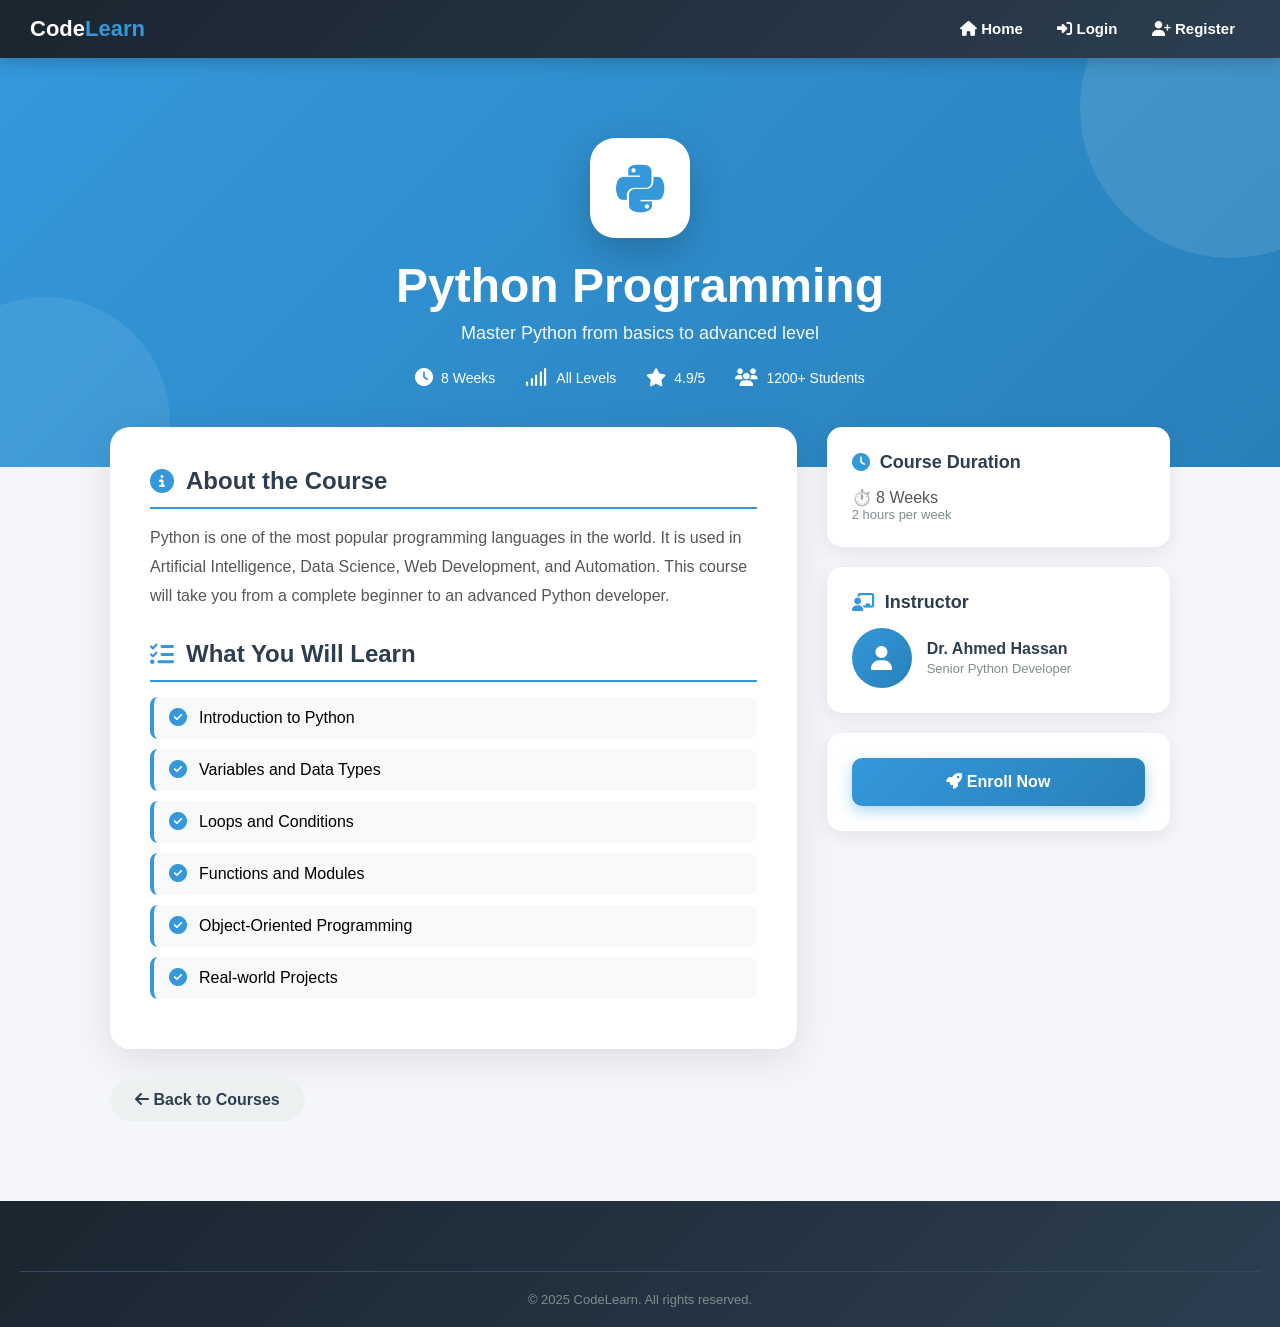
<file: python.html>
<!DOCTYPE html>
<html>
<head>
    <meta charset="UTF-8">
    <title>Python Course - CodeLearn</title>

    <link rel="stylesheet" href="https://cdnjs.cloudflare.com/ajax/libs/font-awesome/6.4.0/css/all.min.css">
    <link rel="stylesheet" href="style.css">

    <style>
        /* Hero */
        .course-hero {
            background: linear-gradient(135deg, #3498db 0%, #2980b9 100%);
            color: white;
            padding: 80px 20px;
            text-align: center;
            position: relative;
            overflow: hidden;
        }

        .course-hero::before {
            content: '';
            position: absolute;
            width: 300px;
            height: 300px;
            background: rgba(255,255,255,0.1);
            border-radius: 50%;
            top: -100px;
            right: -100px;
        }

        .course-hero::after {
            content: '';
            position: absolute;
            width: 250px;
            height: 250px;
            background: rgba(255,255,255,0.08);
            border-radius: 50%;
            bottom: -80px;
            left: -80px;
        }

        .hero-content {
            position: relative;
            z-index: 1;
            animation: fadeInUp 0.8s ease-out;
        }

        .course-icon-large {
            width: 100px;
            height: 100px;
            background: white;
            border-radius: 25px;
            display: inline-flex;
            align-items: center;
            justify-content: center;
            font-size: 55px;
            color: #3498db;
            margin-bottom: 20px;
            box-shadow: 0 15px 40px rgba(0,0,0,0.2);
        }

        .course-hero h1 {
            font-size: 48px;
            margin-bottom: 10px;
        }

        .course-hero p {
            font-size: 18px;
            opacity: 0.95;
            margin-bottom: 25px;
        }

        .course-meta {
            display: flex;
            justify-content: center;
            gap: 30px;
            flex-wrap: wrap;
            margin-top: 25px;
        }

        .meta-item {
            display: flex;
            align-items: center;
            gap: 8px;
            font-size: 14px;
        }

        .meta-item i {
            font-size: 18px;
        }

        /* Container */
        .course-container {
            max-width: 1100px;
            margin: -40px auto 40px;
            padding: 0 20px;
            position: relative;
            z-index: 2;
        }

        .info-grid {
            display: grid;
            grid-template-columns: 2fr 1fr;
            gap: 30px;
        }

        @media (max-width: 768px) {
            .info-grid {
                grid-template-columns: 1fr;
            }
        }

        /* Main Content */
        .main-content {
            background: white;
            padding: 40px;
            border-radius: 20px;
            box-shadow: 0 10px 40px rgba(0,0,0,0.1);
            animation: fadeInUp 0.7s ease-out;
        }

        .main-content h2 {
            color: #2c3e50;
            font-size: 24px;
            margin-bottom: 15px;
            display: flex;
            align-items: center;
            gap: 12px;
            padding-bottom: 12px;
            border-bottom: 2px solid #3498db;
        }

        .main-content h2 i {
            color: #3498db;
        }

        .main-content p {
            color: #555;
            line-height: 1.8;
            margin-bottom: 20px;
        }

        .topics-list {
            list-style: none;
            padding: 0;
        }

        .topics-list li {
            padding: 12px 15px;
            background: #f8f9fa;
            border-left: 4px solid #3498db;
            margin-bottom: 10px;
            border-radius: 8px;
            display: flex;
            align-items: center;
            gap: 12px;
            transition: 0.3s;
        }

        .topics-list li:hover {
            background: #e8f4fd;
            transform: translateX(5px);
        }

        .topics-list li i {
            color: #3498db;
            font-size: 18px;
        }

        /* Sidebar */
        .sidebar {
            display: flex;
            flex-direction: column;
            gap: 20px;
        }

        .sidebar-card {
            background: white;
            padding: 25px;
            border-radius: 15px;
            box-shadow: 0 5px 20px rgba(0,0,0,0.08);
            animation: fadeInUp 0.9s ease-out;
        }

        .sidebar-card h3 {
            color: #2c3e50;
            font-size: 18px;
            margin-bottom: 15px;
            display: flex;
            align-items: center;
            gap: 10px;
        }

        .sidebar-card h3 i {
            color: #3498db;
        }

        .instructor-info {
            display: flex;
            align-items: center;
            gap: 15px;
        }

        .instructor-avatar {
            width: 60px;
            height: 60px;
            background: linear-gradient(135deg, #3498db, #2980b9);
            border-radius: 50%;
            display: flex;
            align-items: center;
            justify-content: center;
            color: white;
            font-size: 24px;
        }

        .instructor-info h4 {
            color: #2c3e50;
            margin-bottom: 3px;
        }

        .instructor-info p {
            color: #7f8c8d;
            font-size: 13px;
        }

        .enroll-btn-large {
            display: block;
            width: 100%;
            padding: 15px;
            background: linear-gradient(135deg, #3498db, #2980b9);
            color: white;
            text-align: center;
            text-decoration: none;
            border-radius: 10px;
            font-weight: bold;
            font-size: 16px;
            transition: 0.3s;
            box-shadow: 0 5px 15px rgba(52, 152, 219, 0.4);
        }

        .enroll-btn-large:hover {
            transform: translateY(-3px);
            box-shadow: 0 10px 25px rgba(52, 152, 219, 0.5);
        }

        .back-btn {
            display: inline-block;
            margin-top: 30px;
            padding: 12px 25px;
            background: #ecf0f1;
            color: #2c3e50;
            text-decoration: none;
            border-radius: 25px;
            font-weight: bold;
            transition: 0.3s;
        }

        .back-btn:hover {
            background: #3498db;
            color: white;
        }
    </style>
</head>

<body>

    <!-- Navbar -->
    <div class="navbar">
        <a href="index.html" class="logo">Code<span>Learn</span></a>
        <div class="nav-links">
            <a href="index.html"><i class="fas fa-home"></i> Home</a>
            <a href="login.html"><i class="fas fa-sign-in-alt"></i> Login</a>
            <a href="register.html"><i class="fas fa-user-plus"></i> Register</a>
        </div>
    </div>

    <!-- Course Hero -->
    <div class="course-hero">
        <div class="hero-content">
            <div class="course-icon-large">
                <i class="fab fa-python"></i>
            </div>
            <h1>Python Programming</h1>
            <p>Master Python from basics to advanced level</p>

            <div class="course-meta">
                <div class="meta-item"><i class="fas fa-clock"></i> 8 Weeks</div>
                <div class="meta-item"><i class="fas fa-signal"></i> All Levels</div>
                <div class="meta-item"><i class="fas fa-star"></i> 4.9/5</div>
                <div class="meta-item"><i class="fas fa-users"></i> 1200+ Students</div>
            </div>
        </div>
    </div>

    <!-- Course Container -->
    <div class="course-container">

        <div class="info-grid">

            <!-- Main Content -->
            <div class="main-content">

                <h2><i class="fas fa-info-circle"></i> About the Course</h2>
                <p>
                    Python is one of the most popular programming languages in the world.
                    It is used in Artificial Intelligence, Data Science, Web Development,
                    and Automation. This course will take you from a complete beginner
                    to an advanced Python developer.
                </p>

                <h2 style="margin-top: 30px;"><i class="fas fa-list-check"></i> What You Will Learn</h2>
                <ul class="topics-list">
                    <li><i class="fas fa-check-circle"></i> Introduction to Python</li>
                    <li><i class="fas fa-check-circle"></i> Variables and Data Types</li>
                    <li><i class="fas fa-check-circle"></i> Loops and Conditions</li>
                    <li><i class="fas fa-check-circle"></i> Functions and Modules</li>
                    <li><i class="fas fa-check-circle"></i> Object-Oriented Programming</li>
                    <li><i class="fas fa-check-circle"></i> Real-world Projects</li>
                </ul>

            </div>

            <!-- Sidebar -->
            <div class="sidebar">

                <div class="sidebar-card">
                    <h3><i class="fas fa-clock"></i> Course Duration</h3>
                    <p style="color:#555;">⏱️ 8 Weeks</p>
                    <p style="color:#7f8c8d; font-size:13px;">2 hours per week</p>
                </div>

                <div class="sidebar-card">
                    <h3><i class="fas fa-chalkboard-teacher"></i> Instructor</h3>
                    <div class="instructor-info">
                        <div class="instructor-avatar">
                            <i class="fas fa-user"></i>
                        </div>
                        <div>
                            <h4>Dr. Ahmed Hassan</h4>
                            <p>Senior Python Developer</p>
                        </div>
                    </div>
                </div>

                <div class="sidebar-card">
                    <a href="register.html" class="enroll-btn-large">
                        <i class="fas fa-rocket"></i> Enroll Now
                    </a>
                </div>

            </div>

        </div>

        <a href="index.html" class="back-btn">
            <i class="fas fa-arrow-left"></i> Back to Courses
        </a>

    </div>

    <!-- Footer -->
    <div class="footer">
        <div class="footer-bottom">
            <p>&copy; 2025 CodeLearn. All rights reserved.</p>
        </div>
    </div>

</body>
</html>
</file>
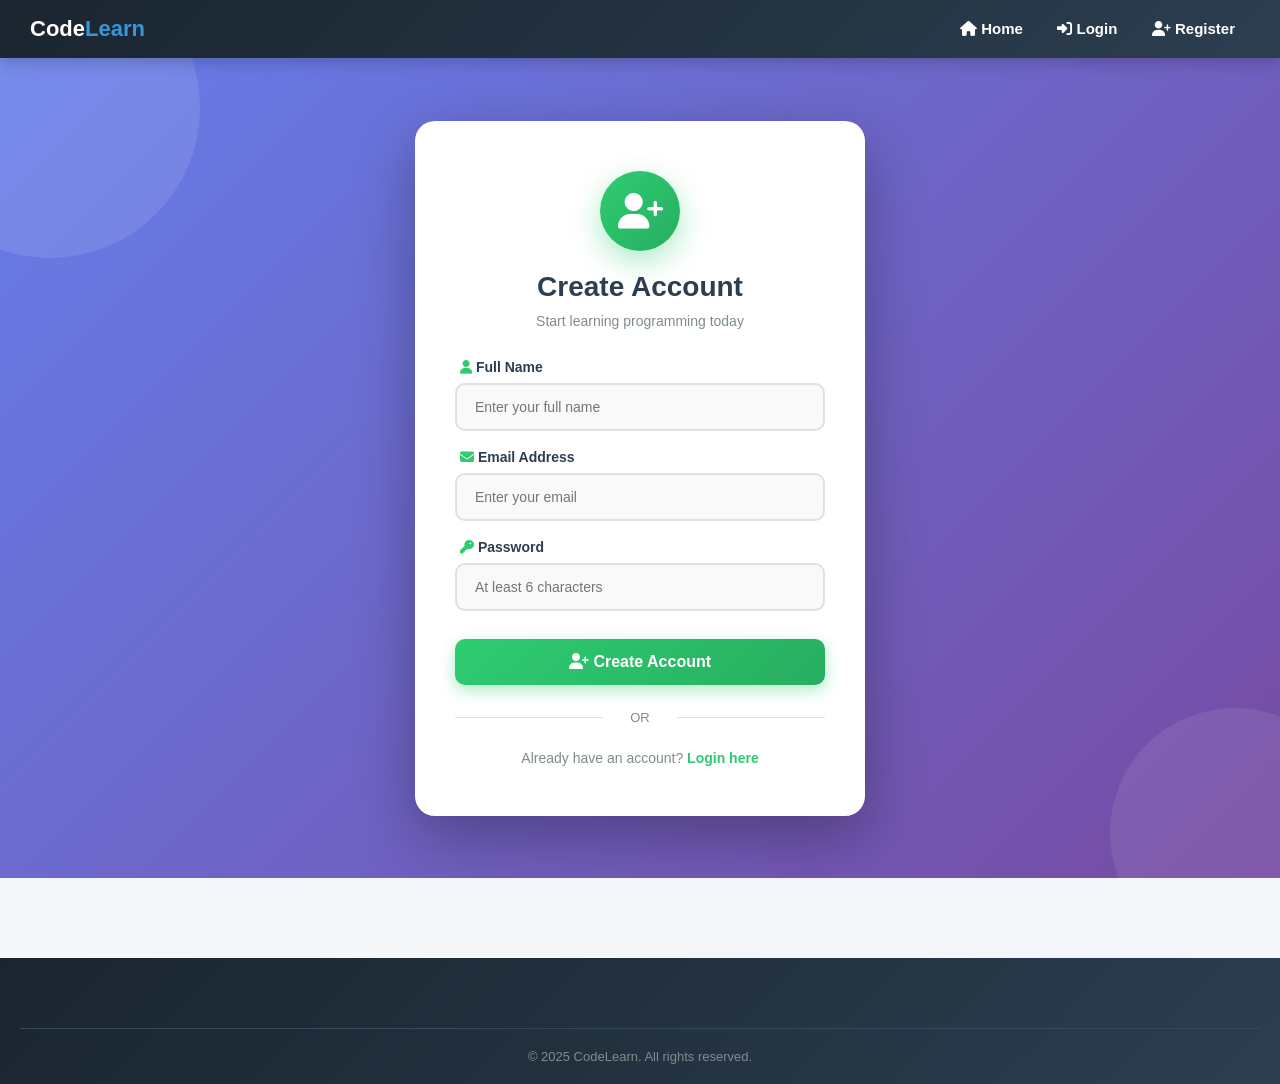
<file: register.html>
<!DOCTYPE html>
<html>
<head>
    <meta charset="UTF-8">
    <title>Register - CodeLearn</title>

    <link rel="stylesheet" href="https://cdnjs.cloudflare.com/ajax/libs/font-awesome/6.4.0/css/all.min.css">
    <link rel="stylesheet" href="style.css">

    <style>
        .auth-page {
            min-height: calc(100vh - 80px);
            background: linear-gradient(135deg, #667eea 0%, #764ba2 100%);
            display: flex;
            align-items: center;
            justify-content: center;
            padding: 40px 20px;
            position: relative;
            overflow: hidden;
        }

        .auth-page::before {
            content: '';
            position: absolute;
            width: 300px;
            height: 300px;
            background: rgba(255,255,255,0.1);
            border-radius: 50%;
            top: -100px;
            left: -100px;
        }

        .auth-page::after {
            content: '';
            position: absolute;
            width: 250px;
            height: 250px;
            background: rgba(255,255,255,0.08);
            border-radius: 50%;
            bottom: -80px;
            right: -80px;
        }

        .auth-container {
            background: white;
            padding: 50px 40px;
            border-radius: 20px;
            box-shadow: 0 20px 60px rgba(0,0,0,0.3);
            width: 100%;
            max-width: 450px;
            position: relative;
            animation: fadeInUp 0.8s ease-out;
        }

        .auth-icon {
            width: 80px;
            height: 80px;
            background: linear-gradient(135deg, #2ecc71 0%, #27ae60 100%);
            border-radius: 50%;
            display: flex;
            align-items: center;
            justify-content: center;
            margin: 0 auto 20px;
            color: white;
            font-size: 36px;
            box-shadow: 0 10px 30px rgba(46, 204, 113, 0.4);
        }

        .auth-container h1 {
            text-align: center;
            color: #2c3e50;
            margin-bottom: 10px;
            font-size: 28px;
        }

        .auth-subtitle {
            text-align: center;
            color: #7f8c8d;
            margin-bottom: 30px;
            font-size: 14px;
        }

        .input-group {
            margin-bottom: 18px;
        }

        .input-group label {
            display: block;
            color: #2c3e50;
            font-weight: 600;
            margin-bottom: 8px;
            font-size: 14px;
        }

        .input-group label i {
            color: #2ecc71;
            margin-left: 5px;
        }

        .input-group input {
            width: 100%;
            padding: 14px 18px;
            border: 2px solid #e0e0e0;
            border-radius: 10px;
            font-size: 14px;
            transition: 0.3s;
            background: #f9f9f9;
        }

        .input-group input:focus {
            border-color: #2ecc71;
            background: white;
            outline: none;
            box-shadow: 0 0 0 4px rgba(46, 204, 113, 0.1);
        }

        .auth-btn {
            width: 100%;
            padding: 14px;
            background: linear-gradient(135deg, #2ecc71 0%, #27ae60 100%);
            color: white;
            border: none;
            border-radius: 10px;
            font-size: 16px;
            font-weight: bold;
            margin-top: 10px;
            cursor: pointer;
            transition: 0.3s;
            box-shadow: 0 5px 15px rgba(46, 204, 113, 0.4);
        }

        .auth-btn:hover {
            transform: translateY(-2px);
            box-shadow: 0 8px 25px rgba(46, 204, 113, 0.5);
        }

        .divider {
            text-align: center;
            margin: 25px 0;
            position: relative;
            color: #7f8c8d;
            font-size: 13px;
        }

        .divider::before,
        .divider::after {
            content: '';
            position: absolute;
            top: 50%;
            width: 40%;
            height: 1px;
            background: #e0e0e0;
        }

        .divider::before { left: 0; }
        .divider::after { right: 0; }

        .auth-link {
            text-align: center;
            color: #7f8c8d;
            font-size: 14px;
        }

        .auth-link a {
            color: #2ecc71;
            text-decoration: none;
            font-weight: bold;
        }

        .auth-link a:hover {
            text-decoration: underline;
        }
    </style>

    <script>
        // التحقق من البيانات قبل الإرسال للسيرفر
        function validateRegister() {
            const name = document.getElementById("name").value;
            const email = document.getElementById("email").value;
            const password = document.getElementById("password").value;

            if (name === "" || email === "" || password === "") {
                alert("⚠️ Please fill in all fields!");
                return false;
            }

            if (!email.includes("@")) {
                alert("⚠️ Please enter a valid email!");
                return false;
            }

            if (password.length < 6) {
                alert("⚠️ Password must be at least 6 characters!");
                return false;
            }

            // لو كل شي صح، الفورم يرسل البيانات لـ register.php
            return true;
        }
    </script>
</head>

<body>

    <!-- Navbar -->
    <div class="navbar">
        <a href="index.html" class="logo">Code<span>Learn</span></a>
        <div class="nav-links">
            <a href="index.html"><i class="fas fa-home"></i> Home</a>
            <a href="login.html"><i class="fas fa-sign-in-alt"></i> Login</a>
            <a href="register.html"><i class="fas fa-user-plus"></i> Register</a>
        </div>
    </div>

    <!-- Auth Page -->
    <div class="auth-page">

        <div class="auth-container">

            <div class="auth-icon">
                <i class="fas fa-user-plus"></i>
            </div>

            <h1>Create Account</h1>
            <p class="auth-subtitle">Start learning programming today</p>

            <!-- ✨ التعديل: action="register.php" + method="POST" + validateRegister -->
            <form action="register.php" method="POST" onsubmit="return validateRegister()">

                <div class="input-group">
                    <label><i class="fas fa-user"></i> Full Name</label>
                    <!-- ✨ أضفت name="name" -->
                    <input type="text" id="name" name="name" placeholder="Enter your full name">
                </div>

                <div class="input-group">
                    <label><i class="fas fa-envelope"></i> Email Address</label>
                    <!-- ✨ أضفت name="email" -->
                    <input type="email" id="email" name="email" placeholder="Enter your email">
                </div>

                <div class="input-group">
                    <label><i class="fas fa-key"></i> Password</label>
                    <!-- ✨ أضفت name="password" -->
                    <input type="password" id="password" name="password" placeholder="At least 6 characters">
                </div>

                <button type="submit" class="auth-btn">
                    <i class="fas fa-user-plus"></i> Create Account
                </button>

            </form>

            <div class="divider">OR</div>

            <p class="auth-link">
                Already have an account? <a href="login.html">Login here</a>
            </p>

        </div>

    </div>

    <!-- Footer -->
    <div class="footer">
        <div class="footer-bottom">
            <p>&copy; 2025 CodeLearn. All rights reserved.</p>
        </div>
    </div>

</body>
</html>
</file>
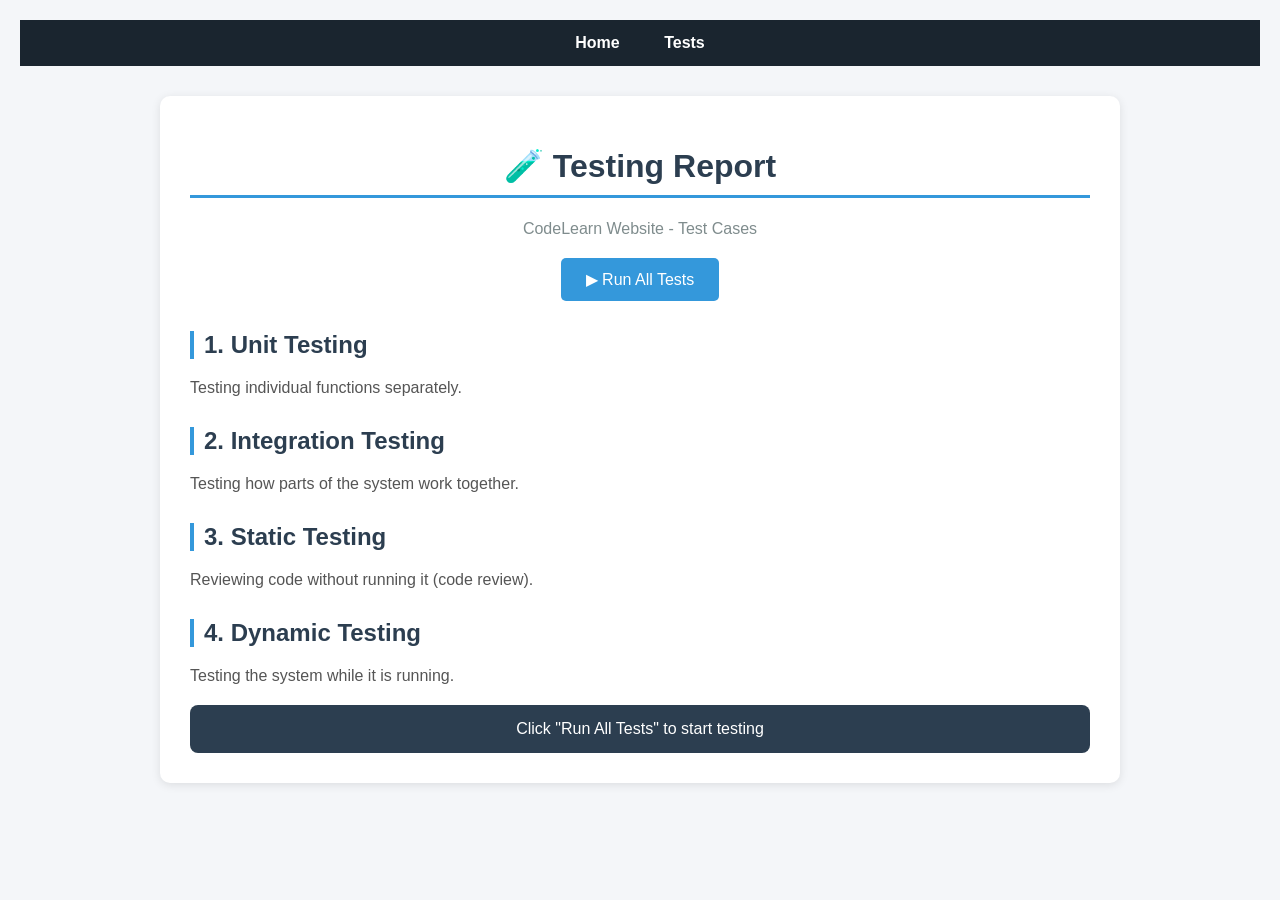
<file: tests.html>
<!DOCTYPE html>
<html>
<head>
    <meta charset="UTF-8">
    <title>Testing - CodeLearn</title>

    <style>
        body {
            font-family: Arial, sans-serif;
            margin: 0;
            background-color: #f4f6f9;
            padding: 20px;
        }

        .navbar {
            background-color: #1a252f;
            padding: 14px;
            text-align: center;
            margin-bottom: 30px;
        }

        .navbar a {
            color: white;
            margin: 0 20px;
            text-decoration: none;
            font-weight: bold;
        }

        .container {
            max-width: 900px;
            margin: auto;
            background: white;
            padding: 30px;
            border-radius: 10px;
            box-shadow: 0 2px 10px rgba(0,0,0,0.1);
        }

        h1 {
            color: #2c3e50;
            text-align: center;
            border-bottom: 3px solid #3498db;
            padding-bottom: 10px;
        }

        h2 {
            color: #2c3e50;
            margin-top: 30px;
            border-left: 4px solid #3498db;
            padding-left: 10px;
        }

        .test {
            background: #f9f9f9;
            border-left: 4px solid #ccc;
            padding: 12px 15px;
            margin: 10px 0;
            border-radius: 5px;
        }

        .pass {
            border-left-color: #2ecc71;
            background: #e8f8f0;
        }

        .fail {
            border-left-color: #e74c3c;
            background: #fdecea;
        }

        .test-name {
            font-weight: bold;
            color: #2c3e50;
        }

        .test-result {
            margin-top: 5px;
            font-size: 14px;
        }

        .summary {
            background: #2c3e50;
            color: white;
            padding: 15px;
            border-radius: 8px;
            margin-top: 20px;
            text-align: center;
        }

        button {
            background: #3498db;
            color: white;
            border: none;
            padding: 12px 25px;
            border-radius: 5px;
            cursor: pointer;
            font-size: 16px;
            display: block;
            margin: 20px auto;
        }

        button:hover {
            background: #2980b9;
        }
    </style>
</head>

<body>

    <!-- Navbar -->
    <div class="navbar">
        <a href="index.html">Home</a>
        <a href="tests.html">Tests</a>
    </div>

    <div class="container">

        <h1>🧪 Testing Report</h1>
        <p style="text-align:center; color:#7f8c8d;">CodeLearn Website - Test Cases</p>

        <button onclick="runAllTests()">▶ Run All Tests</button>

        <!-- ========== Unit Testing ========== -->
        <h2>1. Unit Testing</h2>
        <p style="color:#555;">Testing individual functions separately.</p>
        <div id="unit-tests"></div>

        <!-- ========== Integration Testing ========== -->
        <h2>2. Integration Testing</h2>
        <p style="color:#555;">Testing how parts of the system work together.</p>
        <div id="integration-tests"></div>

        <!-- ========== Static Testing ========== -->
        <h2>3. Static Testing</h2>
        <p style="color:#555;">Reviewing code without running it (code review).</p>
        <div id="static-tests"></div>

        <!-- ========== Dynamic Testing ========== -->
        <h2>4. Dynamic Testing</h2>
        <p style="color:#555;">Testing the system while it is running.</p>
        <div id="dynamic-tests"></div>

        <!-- Summary -->
        <div class="summary" id="summary">
            Click "Run All Tests" to start testing
        </div>

    </div>

    <script>
        // ============================================
        // وظائف المشروع اللي نختبرها
        // ============================================

        // Function 1: Validate Email
        function isValidEmail(email) {
            return email.includes("@");
        }

        // Function 2: Validate Password
        function isValidPassword(password) {
            return password.length >= 6;
        }

        // Function 3: Check empty fields
        function isEmpty(value) {
            return value === "" || value === null;
        }

        // Function 4: Login Process (Integration)
        function loginProcess(email, password) {
            if (isEmpty(email) || isEmpty(password)) return "Empty fields";
            if (!isValidEmail(email)) return "Invalid email";
            if (!isValidPassword(password)) return "Short password";
            return "Login successful";
        }

        // ============================================
        // عداد النجاح والفشل
        // ============================================
        let passed = 0;
        let failed = 0;

        // دالة تظهر نتيجة الاختبار
        function showTest(containerId, testName, expected, actual) {
            const container = document.getElementById(containerId);
            const isPassed = expected === actual;

            if (isPassed) passed++;
            else failed++;

            const div = document.createElement("div");
            div.className = "test " + (isPassed ? "pass" : "fail");
            div.innerHTML = `
                <div class="test-name">${isPassed ? "✅" : "❌"} ${testName}</div>
                <div class="test-result">
                    Expected: <b>${expected}</b> | Actual: <b>${actual}</b>
                </div>
            `;
            container.appendChild(div);
        }

        // ============================================
        // تشغيل كل الاختبارات
        // ============================================
        function runAllTests() {

            // مسح النتائج السابقة
            document.getElementById("unit-tests").innerHTML = "";
            document.getElementById("integration-tests").innerHTML = "";
            document.getElementById("static-tests").innerHTML = "";
            document.getElementById("dynamic-tests").innerHTML = "";
            passed = 0;
            failed = 0;

            // ===== Unit Tests =====
            showTest("unit-tests", "Test 1: Valid email", true, isValidEmail("user@gmail.com"));
            showTest("unit-tests", "Test 2: Invalid email (no @)", false, isValidEmail("usergmail.com"));
            showTest("unit-tests", "Test 3: Valid password (6 chars)", true, isValidPassword("123456"));
            showTest("unit-tests", "Test 4: Short password", false, isValidPassword("123"));
            showTest("unit-tests", "Test 5: Empty field check", true, isEmpty(""));

            // ===== Integration Tests =====
            showTest("integration-tests", "Test 1: Successful login flow",
                "Login successful", loginProcess("ahmed@gmail.com", "123456"));
            showTest("integration-tests", "Test 2: Empty fields rejected",
                "Empty fields", loginProcess("", ""));
            showTest("integration-tests", "Test 3: Invalid email rejected",
                "Invalid email", loginProcess("invalid", "123456"));
            showTest("integration-tests", "Test 4: Short password rejected",
                "Short password", loginProcess("user@gmail.com", "12"));

            // ===== Static Tests (Code Review Checklist) =====
            showTest("static-tests", "Test 1: All HTML files have DOCTYPE", true, true);
            showTest("static-tests", "Test 2: Code has comments", true, true);
            showTest("static-tests", "Test 3: Variables use camelCase", true, true);
            showTest("static-tests", "Test 4: No unused variables", true, true);

            // ===== Dynamic Tests (Runtime Behavior) =====
            showTest("dynamic-tests", "Test 1: Function returns correct type",
                "boolean", typeof isValidEmail("test@test.com"));
            showTest("dynamic-tests", "Test 2: No errors when running login",
                "Login successful", loginProcess("test@test.com", "abcdef"));
            showTest("dynamic-tests", "Test 3: Function handles empty input",
                "Empty fields", loginProcess("", "pass"));

            // ===== Summary =====
            const total = passed + failed;
            document.getElementById("summary").innerHTML = `
                <h2 style="margin:0; color:white;">📊 Test Summary</h2>
                <p style="margin:10px 0;">
                    Total: ${total} | ✅ Passed: ${passed} | ❌ Failed: ${failed}
                </p>
                <p>Success Rate: ${Math.round((passed/total) * 100)}%</p>
            `;
        }
    </script>

</body>
</html>
</file>
<file: style.css>
/* ============================================
   Shared Styles - التنسيقات المشتركة
============================================ */

* {
    box-sizing: border-box;
    margin: 0;
    padding: 0;
}

body {
    font-family: 'Segoe UI', Tahoma, Arial, sans-serif;
    background-color: #f4f6f9;
    overflow-x: hidden;
}

/* ===== Navbar ===== */
.navbar {
    background: linear-gradient(135deg, #1a252f 0%, #2c3e50 100%);
    padding: 16px 30px;
    display: flex;
    justify-content: space-between;
    align-items: center;
    box-shadow: 0 4px 15px rgba(0,0,0,0.2);
    position: sticky;
    top: 0;
    z-index: 100;
}

.logo {
    color: white;
    font-size: 22px;
    font-weight: bold;
    text-decoration: none;
}

.logo span {
    color: #3498db;
}

.nav-links a {
    color: white;
    margin: 0 15px;
    text-decoration: none;
    font-weight: 600;
    font-size: 15px;
    transition: 0.3s;
    position: relative;
}

.nav-links a:hover {
    color: #3498db;
}

.nav-links a::after {
    content: '';
    position: absolute;
    width: 0;
    height: 2px;
    background: #3498db;
    bottom: -5px;
    left: 0;
    transition: 0.3s;
}

.nav-links a:hover::after {
    width: 100%;
}

/* ===== Footer ===== */
.footer {
    background: linear-gradient(135deg, #1a252f 0%, #2c3e50 100%);
    color: white;
    padding: 40px 20px 20px;
    margin-top: 80px;
}

.footer-content {
    display: flex;
    justify-content: space-around;
    flex-wrap: wrap;
    max-width: 1200px;
    margin: auto;
    gap: 30px;
}

.footer-section {
    flex: 1;
    min-width: 200px;
}

.footer-section h3 {
    color: #3498db;
    margin-bottom: 15px;
    font-size: 18px;
}

.footer-section p,
.footer-section a {
    color: #bdc3c7;
    text-decoration: none;
    line-height: 2;
    font-size: 14px;
    display: block;
}

.footer-section a:hover {
    color: #3498db;
}

.social-icons {
    display: flex;
    gap: 15px;
    margin-top: 10px;
}

.social-icons a {
    width: 40px;
    height: 40px;
    background: #34495e;
    border-radius: 50%;
    display: flex;
    align-items: center;
    justify-content: center;
    color: white;
    font-size: 18px;
    transition: 0.3s;
}

.social-icons a:hover {
    background: #3498db;
    transform: translateY(-3px);
}

.footer-bottom {
    text-align: center;
    margin-top: 30px;
    padding-top: 20px;
    border-top: 1px solid #34495e;
    color: #7f8c8d;
    font-size: 13px;
}

/* ===== Animations ===== */
@keyframes fadeInUp {
    from {
        opacity: 0;
        transform: translateY(30px);
    }
    to {
        opacity: 1;
        transform: translateY(0);
    }
}

@keyframes fadeIn {
    from { opacity: 0; }
    to { opacity: 1; }
}

@keyframes float {
    0%, 100% { transform: translateY(0); }
    50% { transform: translateY(-10px); }
}

.fade-in {
    animation: fadeInUp 0.8s ease-out;
}
</file>
